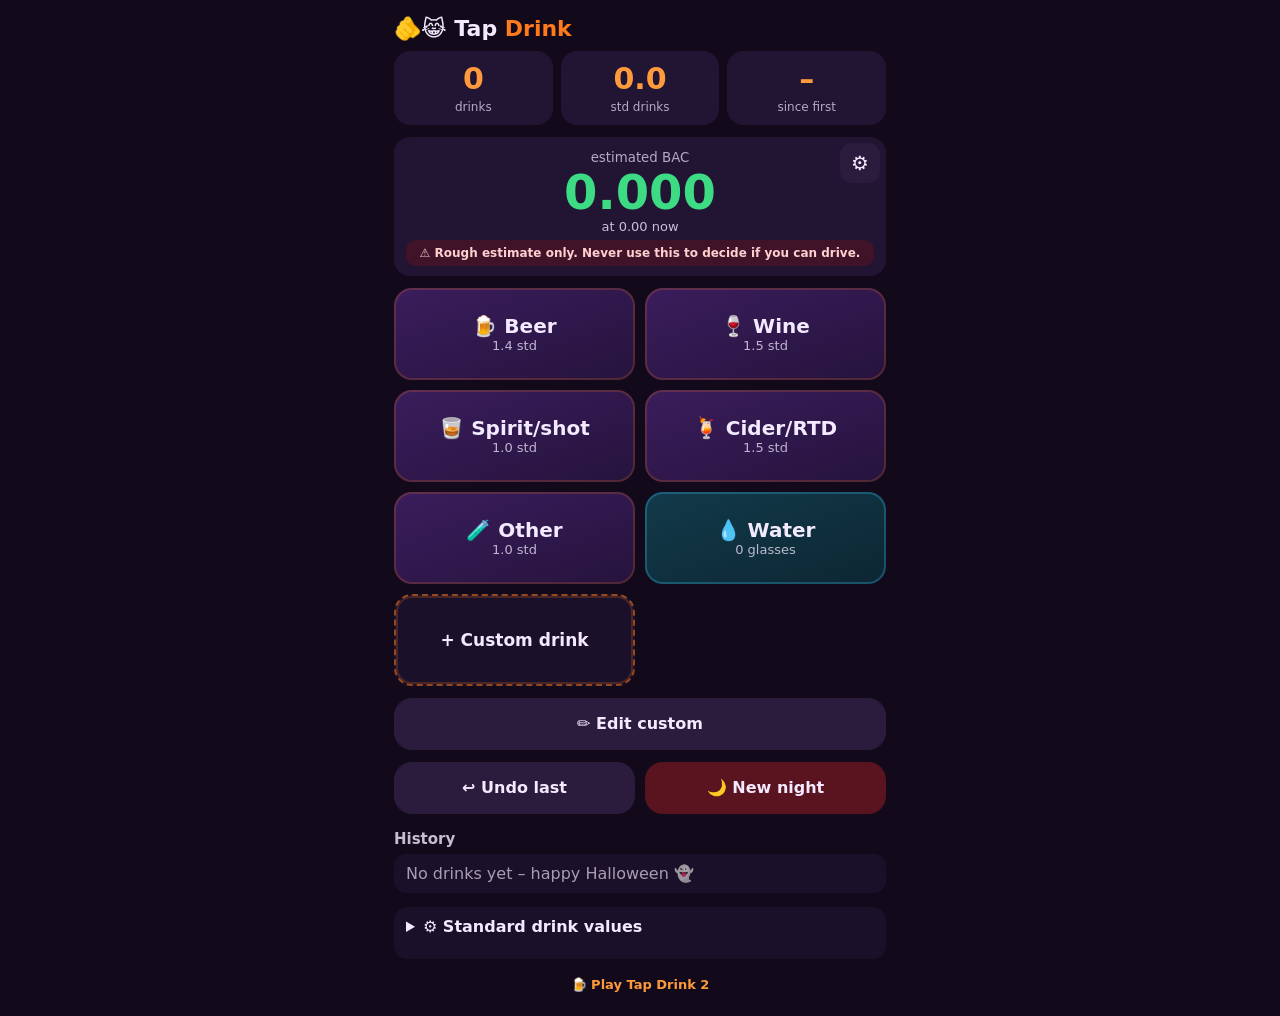
<file: index.html>
<!doctype html><html lang="en"><head><meta charset="utf-8">
<meta name="viewport" content="width=device-width,initial-scale=1,maximum-scale=1,user-scalable=no,viewport-fit=cover">
<meta name="apple-mobile-web-app-capable" content="yes"><meta name="mobile-web-app-capable" content="yes">
<meta name="apple-mobile-web-app-status-bar-style" content="black-translucent"><meta name="apple-mobile-web-app-title" content="Tap Drink 🫵😹">
<meta name="theme-color" content="#120a1a"><link rel="manifest" href="manifest.json"><link rel="icon" href="favicon.ico" sizes="any"><link rel="apple-touch-icon" href="apple-touch-icon.png">
<title>Tap Drink 🫵😹</title><style>
*{box-sizing:border-box;-webkit-tap-highlight-color:transparent}html,body{margin:0;background:#120a1a;color:#f3eaff;font:16px -apple-system,system-ui,sans-serif;touch-action:manipulation;-webkit-user-select:none;user-select:none}
main{padding:calc(env(safe-area-inset-top) + 12px) calc(env(safe-area-inset-right) + 14px) calc(env(safe-area-inset-bottom) + 20px) calc(env(safe-area-inset-left) + 14px);max-width:520px;margin:auto}
h1{margin:4px 0 10px;font-size:22px}h1 span{color:#ff7a1a}
.stats{display:grid;grid-template-columns:1fr 1fr 1fr;gap:8px;margin-bottom:12px}.st{background:#221433;border-radius:16px;padding:10px;text-align:center}.st b{display:block;font-size:30px;color:#ff9a3c}.st small{opacity:.7;font-size:12px}
.grid{display:grid;grid-template-columns:1fr 1fr;gap:10px}button{font:inherit;color:inherit;border:0;border-radius:18px;cursor:pointer}
.d{background:linear-gradient(160deg,#3a1d5c,#26133d);min-height:92px;font-size:20px;font-weight:700;display:flex;flex-direction:column;align-items:center;justify-content:center;box-shadow:inset 0 0 0 2px #ff7a1a33}.d:active{transform:scale(.96);background:#ff7a1a;color:#120a1a}.d em{font-style:normal;font-size:13px;opacity:.75;font-weight:500}.d.w{background:linear-gradient(160deg,#123a4a,#0d2633);box-shadow:inset 0 0 0 2px #3cc8ff44}
.row{display:flex;gap:10px;margin:12px 0}.row button{flex:1;min-height:52px;background:#2b1b3d;font-weight:600}.row .r{background:#5a1420}
.d.c{background:linear-gradient(160deg,#4a2a12,#2e1a0d);box-shadow:inset 0 0 0 2px #ffb34766}.d.add{background:#1b1029;box-shadow:inset 0 0 0 2px dashed #ff7a1a;border:2px dashed #ff7a1a88;font-size:17px}.d.c em small{display:block;font-size:11px}
.edit .d.c{animation:wb .3s infinite alternate}.edit .d.c::after{content:'✏️';position:absolute;top:6px;right:8px;font-size:14px}.d{position:relative}@keyframes wb{from{transform:rotate(-1deg)}to{transform:rotate(1deg)}}
#ov{position:fixed;inset:0;background:#000a;display:none;align-items:flex-end;justify-content:center;z-index:9}#ov.on{display:flex}#fm{background:#1b1029;width:100%;max-width:520px;border-radius:22px 22px 0 0;padding:16px 16px calc(env(safe-area-inset-bottom) + 16px);max-height:92vh;overflow:auto}#fm h3{margin:0 0 6px}#fm input.w{width:60%;text-align:left}#fm .calc{background:#221433;border-radius:12px;padding:4px 10px;margin:8px 0}#fm .calc input{width:70px}#fm .row button.p{background:#ff7a1a;color:#120a1a}#fm .row button.dl{background:#5a1420}
h2{font-size:15px;opacity:.8;margin:16px 0 6px}ul{list-style:none;padding:0;margin:0}li{display:flex;justify-content:space-between;padding:10px 12px;background:#1b1029;border-radius:12px;margin-bottom:6px}li span{opacity:.65}
details{margin-top:14px;background:#1b1029;border-radius:14px;padding:10px 12px}summary{font-weight:600;min-height:32px}label{display:flex;justify-content:space-between;align-items:center;margin:8px 0}input{font-size:16px;width:80px;padding:8px;border-radius:10px;border:0;background:#2b1b3d;color:#fff;text-align:center}
#bac{background:#221433;border-radius:16px;padding:10px 12px;margin-bottom:12px;text-align:center;position:relative}#bv{font-size:48px;font-weight:800;line-height:1.1}#bac.g #bv{color:#3ddc84}#bac.a #bv{color:#ffb020}#bac.rd #bv{color:#ff4d5e}#bz{font-size:13px;opacity:.8}.disc{margin-top:6px;font-size:12px;font-weight:700;color:#ffd0d0;background:#5a142088;border-radius:10px;padding:6px}#gear{position:absolute;top:6px;right:6px;background:#2b1b3d;width:40px;height:40px;border-radius:12px;font-size:20px}#bset{display:none;text-align:left;margin-top:8px}#bset.on{display:block}#bset select{font-size:16px;padding:8px;border-radius:10px;border:0;background:#2b1b3d;color:#fff}
.td2{text-align:center;margin:18px 0 4px;font-size:13px}.td2 a{color:#ff9a3c;font-weight:700;text-decoration:none}
</style></head><body><main>
<h1>🫵😹 Tap <span>Drink</span></h1>
<div class="stats"><div class="st"><b id="n">0</b><small>drinks</small></div><div class="st"><b id="sd">0.0</b><small>std drinks</small></div><div class="st"><b id="t">–</b><small>since first</small></div></div>
<div id="bac" class="g"><button id="gear" aria-label="BAC settings">⚙️</button><small style="opacity:.7">estimated BAC</small><div id="bv">0.000</div><div id="bz">–</div>
<div id="bset"><label>Body weight (kg)<input type="number" id="bw" step="0.5" min="20" inputmode="decimal"></label><label>Sex / body type<select id="bs"><option value="m">Male</option><option value="f">Female</option></select></label><label>Widmark r (male)<input type="number" id="brm" step="0.01" min="0.3" max="1" inputmode="decimal"></label><label>Widmark r (female)<input type="number" id="brf" step="0.01" min="0.3" max="1" inputmode="decimal"></label></div>
<div class="disc">⚠️ Rough estimate only. Never use this to decide if you can drive.</div></div>
<div class="grid" id="g"></div>
<div class="row"><button id="edm">✏️ Edit custom</button></div>
<div class="row" style="margin-top:0"><button id="undo">↩︎ Undo last</button><button class="r" id="reset">🌙 New night</button></div>
<h2>History</h2><ul id="h"></ul>
<details><summary>⚙️ Standard drink values</summary><div id="cfg"></div><small style="opacity:.6">Aus std drink = 10g alcohol. Guide only.</small></details>
<p class="td2"><a href="tapdrink2/">🍺 Play Tap Drink 2</a></p>
</main>
<div id="ov"><form id="fm" onsubmit="return false"><h3 id="ft">New custom drink</h3>
<label>Name<input class="w" id="fn" maxlength="24" placeholder="e.g. Espresso martini" required></label>
<label>Emoji (optional)<input id="fi" maxlength="4" placeholder="🍸"></label>
<label>Standard drinks<input type="number" id="fv" step="0.1" min="0" inputmode="decimal" placeholder="1.0"></label>
<label>Size note (optional)<input class="w" id="fz" maxlength="30" placeholder="e.g. 375ml can"></label>
<div class="calc"><label>🧮 Volume ml<input type="number" id="cm" inputmode="decimal" min="0"></label><label>ABV %<input type="number" id="ca" step="0.1" inputmode="decimal" min="0"></label><small style="opacity:.7" id="cr">litres × ABV% × 0.789 → fills std drinks</small></div>
<div class="row"><button type="button" id="fx">Cancel</button><button type="button" class="dl" id="fd">🗑 Delete</button><button type="button" class="p" id="fs">Save</button></div></form></div>
<script>
const DEF={Beer:{i:'🍺',v:1.4},Wine:{i:'🍷',v:1.5},'Spirit/shot':{i:'🥃',v:1},'Cider/RTD':{i:'🍹',v:1.5},Other:{i:'🧪',v:1}};
let S=JSON.parse(localStorage.getItem('dc')||'null')||{vals:Object.fromEntries(Object.entries(DEF).map(([k,o])=>[k,o.v])),log:[]};
S.custom=S.custom||[];S.bac=Object.assign({w:52.5,sex:'m',rm:0.68,rf:0.55},S.bac||{});let ED=false,CUR=null;
const save=()=>localStorage.setItem('dc',JSON.stringify(S)),$=id=>document.getElementById(id);
function add(k){S.log.push({k,v:k==='Water'?0:+S.vals[k],ts:Date.now()});navigator.vibrate&&navigator.vibrate(20);save();draw()}
function addC(id){const c=S.custom.find(x=>x.id==id);if(!c)return;S.log.push({k:c.n,i:c.i||'🍸',v:+c.v,ts:Date.now()});navigator.vibrate&&navigator.vibrate(20);save();draw()}
function openF(id){CUR=id||null;const c=S.custom.find(x=>x.id==id)||{};$('ft').textContent=id?'Edit custom drink':'New custom drink';$('fn').value=c.n||'';$('fi').value=c.i||'';$('fv').value=id?c.v:'';$('fz').value=c.z||'';$('cm').value=$('ca').value='';$('fd').style.display=id?'':'none';$('ov').classList.add('on');setTimeout(()=>$('fn').focus(),50)}
function closeF(){$('ov').classList.remove('on');CUR=null}
function bacAt(T){const B=S.bac,r=B.sex==='f'?+B.rf:+B.rm,W=+B.w*1000,D=S.log.filter(x=>x.k!=='Water'&&x.v>0);if(!D.length||!(W>0&&r>0))return 0;
const ab=t=>D.reduce((a,x)=>a+x.v*10*Math.min(1,Math.max(0,(t-x.ts)/18e5)),0)/(W*r)*100;let b=0,t=D[0].ts,p=0;const st=6e4;
while(t<T){const n=Math.min(T,t+st),q=ab(n);b=Math.max(0,b+(q-p)-0.015*(n-t)/36e5);p=q;t=n}return b}
function drawBac(){const now=Date.now(),b=bacAt(now);$('bv').textContent=b.toFixed(3);$('bac').className=b>=0.05?'rd':b>=0.02?'a':'g';
const lastAbs=Math.max(0,...S.log.map(x=>x.ts+18e5));let z=null;if(b>0||lastAbs>now){let t=Math.max(now,lastAbs),bb=bacAt(t);t+=bb/0.015*36e5;z=t}
let label='at 0.00 now';if(z){const d=new Date(z),time=d.toLocaleTimeString([],{hour:'numeric',minute:'2-digit'}),date=new Intl.DateTimeFormat('en-AU',{weekday:'short',day:'numeric',month:'short'}).formatToParts(d).filter(p=>p.type!=='literal').map(p=>p.value).join(' ');label='estimated back to 0.00 at '+time+', '+date}$('bz').textContent=label}
function draw(){drawBac();const d=S.log.filter(x=>x.k!=='Water'),w=S.log.length-d.length;
$('n').textContent=d.length;$('sd').textContent=d.reduce((a,x)=>a+x.v,0).toFixed(1);
if(d.length){const m=Math.floor((Date.now()-d[0].ts)/6e4);$('t').textContent=Math.floor(m/60)+'h '+(m%60)+'m'}else $('t').textContent='–';
const E=t=>String(t).replace(/[&<>"']/g,c=>'&#'+c.charCodeAt(0)+';');
$('g').innerHTML=Object.keys(DEF).map(k=>`<button class="d" onclick="add('${k}')">${DEF[k].i} ${k}<em>${(+S.vals[k]).toFixed(1)} std</em></button>`).join('')+S.custom.map(c=>`<button class="d c" data-id="${c.id}">${E(c.i||'🍸')} ${E(c.n)}<em>${(+c.v).toFixed(1)} std${c.z?'<small>'+E(c.z)+'</small>':''}</em></button>`).join('')+`<button class="d w" onclick="add('Water')">💧 Water<em>${w} glass${w==1?'':'es'}</em></button><button class="d add" id="addc">+ Custom drink</button>`;
$('addc').onclick=()=>openF();$('g').querySelectorAll('.d.c').forEach(b=>{let t,lp;const id=b.dataset.id;
b.onpointerdown=()=>{lp=0;t=setTimeout(()=>{lp=1;navigator.vibrate&&navigator.vibrate(40);openF(id)},550)};b.onpointerup=b.onpointerleave=b.onpointercancel=()=>clearTimeout(t);
b.oncontextmenu=e=>e.preventDefault();b.onclick=()=>{if(lp)return;ED?openF(id):addC(id)}});
$('h').innerHTML=S.log.slice().reverse().map(x=>`<li>${x.k==='Water'?'💧':DEF[x.k]?DEF[x.k].i:E(x.i||'🍸')} ${E(x.k)}${x.v?' · '+x.v.toFixed(1):''}<span>${new Date(x.ts).toLocaleTimeString([], {hour:'numeric',minute:'2-digit'})}</span></li>`).join('')||'<li><span>No drinks yet – happy Halloween 👻</span></li>'}
$('undo').onclick=()=>{S.log.pop();save();draw()};
$('reset').onclick=()=>{if(confirm('Start a new night? This clears the current session.')){S.log=[];save();draw()}};
$('cfg').innerHTML=Object.keys(DEF).map(k=>`<label>${DEF[k].i} ${k}<input type="number" step="0.1" min="0" inputmode="decimal" value="${S.vals[k]}" onchange="S.vals['${k}']=+this.value||0;save();draw()"></label>`).join('');
$('edm').onclick=()=>{ED=!ED;$('g').classList.toggle('edit',ED);$('edm').textContent=ED?'✅ Done editing':'✏️ Edit custom'};
const calc=()=>{const m=+$('cm').value,a=+$('ca').value;if(m&&a){const v=m*a*0.789/1000;$('fv').value=v.toFixed(1);$('cr').textContent=`= ${v.toFixed(2)} std drinks`}};$('cm').oninput=$('ca').oninput=calc;
$('fx').onclick=closeF;$('ov').onclick=e=>{if(e.target.id==='ov')closeF()};
$('fs').onclick=()=>{const n=$('fn').value.trim(),v=parseFloat($('fv').value);if(!n){$('fn').focus();return}if(!(v>=0)){alert('Enter a standard drinks value (or use the calculator).');return}
const o={n,i:$('fi').value.trim(),v,z:$('fz').value.trim()};if(CUR)Object.assign(S.custom.find(x=>x.id==CUR),o);else S.custom.push({id:Date.now().toString(36),...o});save();closeF();draw()};
$('fd').onclick=()=>{if(CUR&&confirm('Delete this custom drink? (History entries stay.)')){S.custom=S.custom.filter(x=>x.id!=CUR);save();closeF();draw()}};
$('gear').onclick=()=>$('bset').classList.toggle('on');
[['bw','w'],['bs','sex'],['brm','rm'],['brf','rf']].forEach(([id,k])=>{$(id).value=S.bac[k];$(id).onchange=()=>{S.bac[k]=k==='sex'?$(id).value:(+$(id).value||S.bac[k]);$(id).value=S.bac[k];save();draw()}});
draw();setInterval(draw,30000);
if('serviceWorker'in navigator)navigator.serviceWorker.register('sw.js');
</script></body></html>
</file>
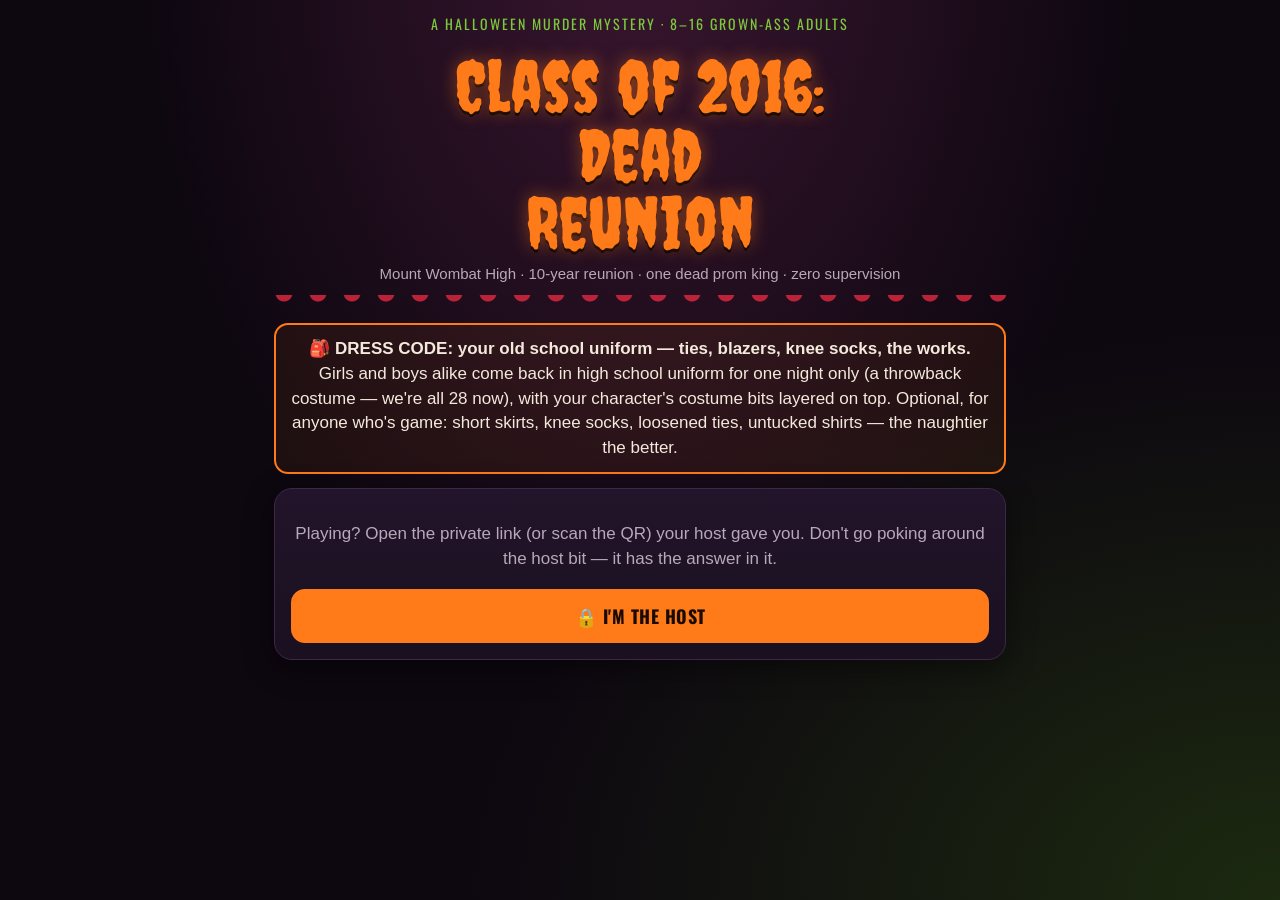
<file: murdermystery/index.html>
<!doctype html>
<html lang="en">
<head>
<meta charset="utf-8">
<meta name="viewport" content="width=device-width,initial-scale=1,viewport-fit=cover">
<meta name="apple-mobile-web-app-capable" content="yes">
<meta name="mobile-web-app-capable" content="yes">
<meta name="apple-mobile-web-app-status-bar-style" content="black-translucent">
<meta name="apple-mobile-web-app-title" content="Dead Reunion">
<meta name="theme-color" content="#0d0710">
<meta name="robots" content="noindex">
<title>Class of 2016: Dead Reunion</title>
<link rel="manifest" href="manifest.json">
<link rel="apple-touch-icon" href="icon-180.png">
<link rel="icon" href="icon-180.png">
<link rel="preconnect" href="https://fonts.googleapis.com">
<link rel="stylesheet" href="https://fonts.googleapis.com/css2?family=Creepster&family=Special+Elite&family=Oswald:wght@500;700&display=swap">
<link rel="stylesheet" href="app.css?v=9">
</head>
<body>
<div id="app"><div class="loading">Signing in…</div></div>
<div id="modal" class="modal hidden"></div>
<div id="toast" class="toast hidden"></div>
<script src="qrcode.js?v=9"></script>
<script src="data.js?v=9"></script>
<script src="app.js?v=9"></script>
</body>
</html>
</file>
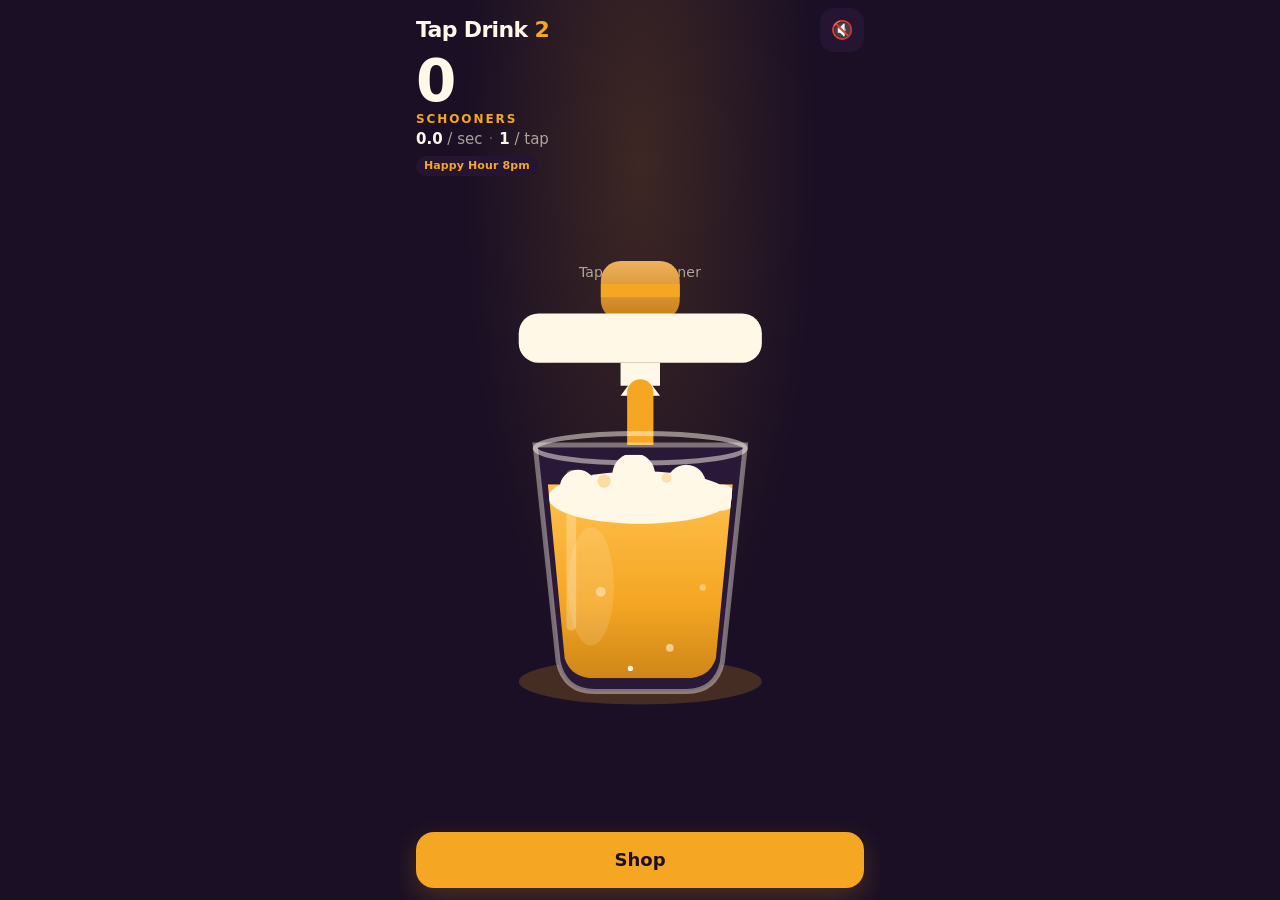
<file: tapdrink2/index.html>
<!doctype html>
<html lang="en">
<head>
<meta charset="utf-8">
<meta name="viewport" content="width=device-width,initial-scale=1,maximum-scale=1,user-scalable=no,viewport-fit=cover">
<meta name="apple-mobile-web-app-capable" content="yes">
<meta name="mobile-web-app-capable" content="yes">
<meta name="apple-mobile-web-app-status-bar-style" content="black-translucent">
<meta name="apple-mobile-web-app-title" content="Tap Drink 2">
<meta name="theme-color" content="#1A0F24">
<meta name="format-detection" content="telephone=no">
<meta name="description" content="Tap a schooner. Pour a cellar. Tap Drink 2 is an idle game that stays on your phone.">
<title>Tap Drink 2</title>
<link rel="manifest" href="manifest.json">
<link rel="icon" href="favicon.ico" sizes="any">
<link rel="icon" type="image/png" sizes="180x180" href="icon-180.png">
<link rel="apple-touch-icon" href="apple-touch-icon.png">
<style>
:root {
  --bg: #1A0F24;
  --card: #261433;
  --beer: #F5A623;
  --beer-deep: #C47E14;
  --foam: #FFF8E7;
  --muted: rgba(255,248,231,.62);
  --faint: rgba(255,248,231,.45);
}
* { box-sizing: border-box; -webkit-tap-highlight-color: transparent; }
html, body {
  margin: 0;
  height: 100%;
  background: var(--bg);
  color: var(--foam);
  font: 16px/1.35 -apple-system, BlinkMacSystemFont, "Segoe UI", system-ui, sans-serif;
  -webkit-font-smoothing: antialiased;
}
body {
  overflow: hidden;
  touch-action: manipulation;
  -webkit-user-select: none;
  user-select: none;
  -webkit-touch-callout: none;
}
button { font: inherit; color: inherit; }
button:focus-visible { outline: 2px solid var(--beer); outline-offset: 2px; }
[hidden] { display: none !important; }
.app {
  width: 100%;
  max-width: 480px;
  height: 100vh;
  height: 100dvh;
  margin: 0 auto;
  position: relative;
  z-index: 0;
  display: flex;
  flex-direction: column;
  background:
    radial-gradient(ellipse at 50% 18%, rgba(245,166,35,.16), transparent 52%),
    var(--bg);
  overflow: hidden;
}
.wallpaper {
  position: absolute;
  inset: 0;
  z-index: 0;
  overflow: hidden;
  pointer-events: none;
}
.wallpaper-word {
  position: absolute;
  left: var(--x);
  top: 100%;
  margin: 0;
  font-size: var(--size);
  font-weight: 800;
  letter-spacing: .04em;
  line-height: 1;
  color: var(--foam);
  white-space: nowrap;
  opacity: 0;
  pointer-events: none;
  animation: wallpaper-rise var(--dur, 36s) linear var(--delay, 0s) infinite;
}
@keyframes wallpaper-rise {
  0% { transform: translate3d(0, 12px, 0); opacity: 0; }
  9% { opacity: var(--fade); }
  88% { opacity: var(--fade); }
  100% { transform: translate3d(0, calc(-1 * var(--travel, 120vh)), 0); opacity: 0; }
}
header, footer { position: relative; z-index: 1; }
header { padding: calc(env(safe-area-inset-top) + 8px) 16px 0; }
.title-row { display: flex; align-items: center; justify-content: space-between; gap: 8px; }
h1 { margin: 0; font-size: 22px; font-weight: 800; letter-spacing: -0.03em; }
h1 span { color: var(--beer); }
#sound {
  width: 44px; height: 44px; border: 0; border-radius: 14px;
  background: var(--card); font-size: 18px; cursor: pointer; flex: none;
}
.count {
  margin-top: 2px;
  font-size: clamp(40px, 12vw, 58px);
  font-weight: 800;
  letter-spacing: -0.045em;
  line-height: .95;
  font-variant-numeric: tabular-nums;
}
.unit {
  margin-top: 2px;
  color: var(--beer);
  font-size: 12px;
  font-weight: 800;
  letter-spacing: .16em;
  text-transform: uppercase;
}
.rates {
  margin-top: 2px;
  color: var(--muted);
  font-size: 15px;
  font-variant-numeric: tabular-nums;
}
.rates b { color: var(--foam); font-weight: 750; }
.dot { margin: 0 6px; opacity: .5; }
.chips { display: flex; flex-wrap: wrap; gap: 6px; margin-top: 6px; }
.chip {
  font-size: 11px; font-weight: 800; letter-spacing: .01em;
  padding: 3px 8px; border-radius: 999px; background: #261433; color: var(--beer);
}
.chip.hot { background: var(--beer); color: #1A0F24; }
.golden {
  position: absolute; z-index: 3; width: auto; height: auto; border: 0; padding: 0;
  background: transparent; cursor: pointer; display: flex; flex-direction: column; align-items: center;
}
.golden-mark {
  width: 62px; height: 62px; border-radius: 50%; display: grid; place-items: center; font-size: 28px;
  background: radial-gradient(circle at 35% 30%, #fff6c8, #f5a623 58%, #a86b10);
  box-shadow: 0 0 16px rgba(245,166,35,.85);
  animation: floaty 1.3s ease-in-out infinite;
}
.golden-name {
  margin-top: 2px; font-size: 11px; font-weight: 800; color: #F5A623;
  text-shadow: 0 1px 0 #1A0F24; letter-spacing: .02em;
}
@keyframes floaty { 50% { transform: translateY(-6px); } }
.shower {
  position: absolute; inset: 0; z-index: 2; overflow: hidden; pointer-events: none;
}
.shower[hidden] { display: none !important; }
.shower .jet {
  position: absolute; top: -8%; width: 16px; height: 78%;
  left: var(--x); border-radius: 10px; opacity: .8;
  background: linear-gradient(#fff4b0, #f5a623 40%, #e09a20);
  transform-origin: top center;
  animation: jet 0.55s ease-in-out infinite;
}
.shower .jet.thin { width: 8px; opacity: .65; }
.shower .drop {
  position: absolute; top: -6%; left: var(--x); width: 12px; height: 16px;
  border-radius: 50% 50% 50% 50% / 40% 40% 60% 60%;
  background: #ffd24a; box-shadow: inset -2px -2px 0 #c47e14;
  animation: rain 1s linear infinite;
  animation-delay: var(--d);
}
.shower .splash {
  position: absolute; left: 50%; bottom: 22%; width: 18px; height: 10px; margin-left: -9px;
  border-radius: 50%; background: #ffe27a; opacity: 0;
  animation: splash .7s ease-out infinite;
  animation-delay: var(--d);
}
.shower .fill {
  position: absolute; left: 50%; bottom: 16%; width: 150px; margin-left: -75px;
  height: 120px; border-radius: 0 0 28px 28px; overflow: hidden;
}
.shower .fill i {
  position: absolute; left: 0; right: 0; bottom: 0; height: 0;
  background: linear-gradient(#ffe27a, #f5a623 55%, #c47e14);
  opacity: .55; border-radius: 0 0 28px 28px;
  animation: fillup 30s linear forwards;
}
@keyframes jet {
  0% { transform: scaleY(.2); opacity: .2; }
  40% { transform: scaleY(1); opacity: .9; }
  100% { transform: scaleY(.85); opacity: .75; }
}
@keyframes rain { to { transform: translate3d(0, 105vh, 0); } }
@keyframes splash {
  0% { transform: scale(.4); opacity: .9; }
  100% { transform: scale(2.4); opacity: 0; }
}
@keyframes fillup { to { height: 100%; } }
.toast {
  position: absolute; left: 12px; right: 12px; top: calc(env(safe-area-inset-top) + 10px);
  z-index: 8; background: #261433; color: var(--foam); border-radius: 14px;
  padding: 10px 12px; text-align: center; font-weight: 800; pointer-events: none;
  box-shadow: inset 0 0 0 1px rgba(245,166,35,.45), 0 10px 24px rgba(0,0,0,.4);
}
.shop-rates { margin: 0 16px 4px; font-weight: 800; color: var(--beer); font-variant-numeric: tabular-nums; font-size: 14px; }
.tabs { display: flex; gap: 4px; padding: 0 10px 6px; overflow-x: auto; }
.tabs button {
  flex: 1 1 auto; min-height: 34px; padding: 0 6px; border: 0; border-radius: 999px;
  background: #261433; color: var(--foam); font-size: 12px; font-weight: 800; cursor: pointer;
}
.tabs button.on { background: var(--beer); color: #1A0F24; }
#pour .skin { display: none; }
#pour:not([data-skin]) .skin-schooner,
#pour[data-skin="schooner"] .skin-schooner,
#pour[data-skin="pint"] .skin-pint,
#pour[data-skin="jug"] .skin-jug,
#pour[data-skin="goon"] .skin-goon,
#pour[data-skin="keg"] .skin-keg { display: inline; }
.skin-pint .stream { transform-origin: 100px 18px; }
.skin-jug .stream { transform-origin: 96px 78px; }
.skin-goon .stream { transform-origin: 173px 202px; }
.skin-keg .stream { transform-origin: 100px 188px; }
.app[data-venue="rsl"] { --bg: #102218; --beer: #e4c15a; background: radial-gradient(ellipse at 50% 18%, rgba(80,160,90,.28), transparent 55%), var(--bg); }
.app[data-venue="garden"] { --bg: #17240f; --beer: #d6e36a; background: radial-gradient(ellipse at 50% 18%, rgba(170,190,60,.25), transparent 55%), var(--bg); }
.app[data-venue="oktober"] { --bg: #2a140c; --beer: #ff8a1a; background: radial-gradient(ellipse at 50% 18%, rgba(255,120,20,.28), transparent 55%), var(--bg); }
.app[data-venue="moon"] { --bg: #0c1224; --beer: #d5e4ff; background: radial-gradient(ellipse at 50% 18%, rgba(150,180,255,.22), transparent 55%), var(--bg); }
.stage {
  flex: 1;
  min-height: 0;
  display: flex;
  flex-direction: column;
  align-items: center;
  justify-content: center;
  position: relative;
  z-index: 1;
  padding: 4px 12px 0;
}
.hint {
  margin: 0 0 2px;
  color: var(--muted);
  font-size: 14px;
  letter-spacing: .01em;
}
#pour {
  border: 0;
  background: transparent;
  padding: 0;
  height: 54vh;
  height: min(54dvh, 460px);
  cursor: pointer;
  -webkit-touch-callout: none;
}
#pour:active { transform: scale(.97); }
#pour svg { height: 100%; width: auto; display: block; overflow: visible; }
.stream { opacity: 1; transform-origin: 100px 74px; }
.foam { transform-origin: 100px 136px; }
.glass-wrap { transform-origin: 100px 230px; }
.glow { opacity: .2; }
.is-pouring .stream { animation: stream .48s ease-out; }
.is-pouring .foam { animation: head .48s ease-out; }
.is-pouring .glass-wrap { animation: wob .42s ease-out; }
.is-pouring .glow { animation: glow .48s ease-out; }
@keyframes stream {
  0% { transform: scaleY(.35); }
  35% { transform: scaleY(1.08); }
  100% { transform: scaleY(1); }
}
@keyframes head {
  0% { transform: translateY(6px) scaleX(.94); }
  38% { transform: translateY(-9px) scale(1.07, 1.12); }
  100% { transform: translateY(0) scale(1); }
}
@keyframes wob {
  0% { transform: rotate(0); }
  30% { transform: rotate(-1.8deg) scale(.985); }
  62% { transform: rotate(1.2deg); }
  100% { transform: rotate(0) scale(1); }
}
@keyframes glow {
  35% { opacity: .5; }
}
#floats { position: absolute; inset: 0; pointer-events: none; overflow: hidden; }
.floater {
  position: absolute;
  top: 38%;
  font-weight: 800;
  font-size: 34px;
  color: var(--beer);
  text-shadow: 0 2px 0 #1A0F24, 0 0 16px rgba(255,248,231,.45);
  animation: up .9s ease-out forwards;
  white-space: nowrap;
}
@keyframes up {
  0% { opacity: 0; transform: translate(-50%, 10px) scale(.8); }
  16% { opacity: 1; transform: translate(-50%, 0) scale(1.08); }
  100% { opacity: 0; transform: translate(-50%, -96px) scale(1); }
}
.pop { animation: pop .18s ease-out; }
@keyframes pop {
  40% { transform: scale(1.06); }
}
footer { padding: 6px 16px calc(env(safe-area-inset-bottom) + 12px); }
#shopBtn {
  width: 100%;
  min-height: 56px;
  border: 0;
  border-radius: 18px;
  background: var(--beer);
  color: #1A0F24;
  font-size: 18px;
  font-weight: 800;
  cursor: pointer;
  display: flex;
  align-items: center;
  justify-content: center;
  gap: 8px;
  box-shadow: 0 10px 28px rgba(245,166,35,.22);
}
#shopBtn:active { transform: scale(.985); }
.badge {
  min-width: 22px;
  height: 22px;
  padding: 0 6px;
  border-radius: 99px;
  background: #1A0F24;
  color: var(--beer);
  font-size: 13px;
  font-weight: 800;
  display: inline-flex;
  align-items: center;
  justify-content: center;
}
.overlay {
  position: absolute;
  inset: 0;
  z-index: 5;
  background: rgba(8, 3, 14, .62);
  display: flex;
  align-items: flex-end;
  justify-content: center;
}
.modal-layer { z-index: 6; align-items: center; padding: 22px; }
.sheet {
  width: 100%;
  max-height: min(88%, 760px);
  background: #160c1e;
  border-radius: 22px 22px 0 0;
  border-top: 2px solid rgba(245,166,35,.5);
  box-shadow: 0 -18px 50px rgba(0,0,0,.45);
  display: flex;
  flex-direction: column;
  padding-bottom: env(safe-area-inset-bottom);
  animation: slide .26s ease-out;
}
@keyframes slide {
  from { transform: translateY(18px); }
  to { transform: none; }
}
.handle { width: 42px; height: 4px; border-radius: 99px; background: rgba(255,248,231,.28); margin: 8px auto 0; }
.sheet-head { display: flex; align-items: center; justify-content: space-between; padding: 4px 8px 0 16px; }
.sheet-head h2 { margin: 0; font-size: 20px; }
#closeShop, .icon-btn {
  width: 44px; height: 44px; border: 0; border-radius: 14px;
  background: var(--card); color: var(--foam); font-size: 18px; cursor: pointer;
}
.blurb { margin: 0 16px 8px; color: var(--faint); font-size: 12px; }
.qty { display: grid; grid-template-columns: 1fr 1fr; gap: 8px; padding: 0 14px 8px; }
.qty button {
  min-height: 40px; border: 0; border-radius: 12px; background: var(--card);
  color: var(--foam); font-weight: 800; cursor: pointer;
}
.qty button.on { background: var(--beer); color: #1A0F24; }
.sheet-body {
  overflow: auto;
  -webkit-overflow-scrolling: touch;
  overscroll-behavior: contain;
  padding: 0 14px;
  min-height: 0;
  flex: 1;
}
.sec {
  margin: 10px 2px 8px;
  font-size: 11px;
  font-weight: 800;
  letter-spacing: .14em;
  text-transform: uppercase;
  color: var(--beer);
}
.item {
  width: 100%;
  display: grid;
  grid-template-columns: 36px minmax(0, 1fr) auto;
  gap: 10px;
  align-items: center;
  text-align: left;
  background: var(--card);
  border: 0;
  border-radius: 16px;
  padding: 10px 10px 10px 10px;
  margin: 0 0 8px;
  color: var(--foam);
  cursor: pointer;
  touch-action: manipulation;
}
.item:active { transform: scale(.985); }
.item.can { box-shadow: inset 0 0 0 1.5px rgba(245,166,35,.9); }
.item.owned { cursor: default; opacity: .58; }
.item .ico { font-size: 24px; line-height: 1; text-align: center; }
.item .name { display: block; font-weight: 750; font-size: 15px; }
.item .own { font-weight: 700; font-size: 12px; color: var(--muted); margin-left: 4px; }
.item .desc { display: block; margin-top: 2px; color: var(--muted); font-size: 12px; line-height: 1.3; }
.item .rate { display: block; margin-top: 3px; color: var(--beer); font-size: 12px; font-weight: 700; }
.price {
  display: block;
  background: #3a2a48;
  color: rgba(255,248,231,.55);
  border-radius: 12px;
  min-width: 72px;
  padding: 8px 10px;
  text-align: center;
  font-weight: 800;
  font-variant-numeric: tabular-nums;
  line-height: 1.15;
  white-space: nowrap;
}
.item.can .price { background: var(--beer); color: #1A0F24; }
.price small { display: block; font-size: 10px; font-weight: 800; letter-spacing: .04em; opacity: .8; }
.item.owned .price {
  background: transparent;
  color: var(--foam);
  box-shadow: inset 0 0 0 1px rgba(255,248,231,.28);
}
.item.shake { animation: shake .28s linear; }
@keyframes shake {
  25% { transform: translateX(-4px); }
  75% { transform: translateX(4px); }
}
.sheet-foot { padding: 6px 14px 12px; }
.fine { margin: 0 0 6px; font-size: 12px; line-height: 1.35; color: var(--faint); text-align: center; }
.fine a { color: var(--muted); font-weight: 700; text-decoration: none; }
.reset {
  display: block;
  margin: 8px auto 0;
  padding: 0;
  border: 0;
  background: none;
  color: rgba(255,248,231,.38);
  font-size: 11px;
  font-weight: 500;
  line-height: 1.2;
  text-decoration: underline;
  text-underline-offset: 2px;
  cursor: pointer;
}
.dialog {
  width: min(100%, 360px);
  background: #261433;
  border-radius: 22px;
  padding: 20px 18px 16px;
  box-shadow: 0 18px 50px rgba(0,0,0,.5), inset 0 0 0 1px rgba(245,166,35,.35);
}
.dialog:focus { outline: none; }
.dialog h3 { margin: 0 0 8px; font-size: 22px; }
.dialog p { margin: 0; color: rgba(255,248,231,.84); line-height: 1.4; }
.dialog-actions { display: flex; gap: 10px; margin-top: 16px; }
.dialog-actions button {
  flex: 1;
  min-height: 48px;
  border: 0;
  border-radius: 14px;
  font-weight: 800;
  cursor: pointer;
  touch-action: manipulation;
}
#modalCancel, #modalOk.primary { background: var(--beer); color: #1A0F24; }
#modalOk.danger {
  background: #4a1824;
  color: #ffb4bc;
  box-shadow: inset 0 0 0 1.5px rgba(255,93,108,.7);
}
.sr {
  position: absolute;
  width: 1px; height: 1px;
  padding: 0; margin: -1px;
  overflow: hidden;
  clip: rect(0,0,0,0);
  white-space: nowrap;
  border: 0;
}
@media (prefers-reduced-motion: reduce) {
  .stream, .foam, .glass-wrap, .glow, .floater, .pop, .sheet, .item.shake, .wallpaper-word, .shower .jet, .shower .drop, .shower .splash, .shower .fill i {
    animation: none !important;
  }
  .floater { opacity: 1; }
  .wallpaper-word {
    top: var(--rest);
    opacity: var(--fade);
    transform: none;
  }
}
</style>
</head>
<body>
<div class="app">
  <div class="wallpaper" id="wallpaper" aria-hidden="true"></div>
  <header>
    <div class="title-row">
      <h1>Tap Drink <span>2</span></h1>
      <button type="button" id="sound" aria-pressed="false" aria-label="Sound off">🔇</button>
    </div>
    <div id="count" class="count">0</div>
    <div class="unit">schooners</div>
    <div class="rates"><b id="sps">0.0</b> / sec<span class="dot">·</span><b id="tpc">1</b> / tap</div>
    <div class="chips">
      <span class="chip" id="hhChip">Happy Hour</span>
      <span class="chip hot" id="comboChip" hidden>Combo</span>
      <span class="chip hot" id="frenzyChip" hidden>Frenzy</span>
      <span class="chip" id="tokenChip" hidden></span>
    </div>
  </header>
  <div class="stage" id="stage">
    <p class="hint" id="hint">Tap the schooner</p>
    <button type="button" id="pour" aria-label="Pour a schooner">
      <svg class="schooner" viewBox="0 0 200 280" aria-hidden="true">
        <defs>
          <linearGradient id="tdBeer" x1="0" y1="0" x2="0" y2="1">
            <stop offset="0" stop-color="#FFC14D"/>
            <stop offset=".55" stop-color="#F5A623"/>
            <stop offset="1" stop-color="#C47E14"/>
          </linearGradient>
          <linearGradient id="tdWood" x1="0" y1="0" x2="0" y2="1">
            <stop offset="0" stop-color="#F0B15A"/>
            <stop offset="1" stop-color="#C47E14"/>
          </linearGradient>
          <linearGradient id="pintBeer" x1="0" y1="0" x2="0" y2="1">
            <stop offset="0" stop-color="#E39A2E"/>
            <stop offset="1" stop-color="#8C4E0C"/>
          </linearGradient>
          <linearGradient id="foil" x1="0" y1="0" x2="1" y2="1">
            <stop offset="0" stop-color="#F7F9FC"/>
            <stop offset=".22" stop-color="#C5CED8"/>
            <stop offset=".48" stop-color="#F4F7FA"/>
            <stop offset=".72" stop-color="#8E98A6"/>
            <stop offset="1" stop-color="#DEE5ED"/>
          </linearGradient>
          <linearGradient id="wine" x1="0" y1="0" x2="0" y2="1">
            <stop offset="0" stop-color="#A32038"/>
            <stop offset="1" stop-color="#4A0614"/>
          </linearGradient>
          <linearGradient id="kegGold" x1="0" y1="0" x2="1" y2="0">
            <stop offset="0" stop-color="#A87420"/>
            <stop offset=".35" stop-color="#F6E2A0"/>
            <stop offset=".7" stop-color="#C9962E"/>
            <stop offset="1" stop-color="#8A5E14"/>
          </linearGradient>
          <clipPath id="tdGlass">
            <path d="M42 120 H158 L146 244 Q142 256 128 256 H72 Q58 256 54 244 Z"/>
          </clipPath>
          <clipPath id="pintClip">
            <path d="M62 40 H138 L132 248 Q100 260 68 248 Z"/>
          </clipPath>
          <clipPath id="jugClip">
            <path d="M34 108 H150 Q162 108 162 124 V214 Q162 236 140 236 H48 Q28 236 28 214 V124 Q28 108 34 108 Z"/>
          </clipPath>
          <clipPath id="goonBag">
            <path d="M46 74 Q34 74 30 92 L26 156 Q24 206 46 222 Q78 240 108 240 Q150 240 176 220 Q190 204 186 156 L182 92 Q178 74 160 74 Q108 64 46 74 Z"/>
          </clipPath>
        </defs>
        <g class="skin skin-schooner">
          <g transform="translate(0,-16)">
            <ellipse class="glow" cx="100" cy="258" rx="74" ry="14" fill="#F5A623"/>
            <rect x="76" y="2" width="48" height="36" rx="12" fill="url(#tdWood)"/>
            <rect x="76" y="16" width="48" height="8" fill="#F5A623"/>
            <rect x="26" y="34" width="148" height="30" rx="12" fill="#FFF8E7"/>
            <path d="M88 64 h24 v14 h-24 z" fill="#FFF8E7"/>
            <path d="M94 76 h12 l6 8 h-24 z" fill="#FFF8E7"/>
            <g class="stream">
              <rect x="92" y="74" width="16" height="70" rx="8" fill="#F5A623"/>
              <ellipse cx="100" cy="142" rx="11" ry="6" fill="#F5A623"/>
            </g>
            <g class="glass-wrap">
              <path d="M36 114 H164 L150 246 Q146 264 128 264 H72 Q54 264 50 246 Z" fill="#2A1838" stroke="#FFF8E7" stroke-opacity=".4" stroke-width="3"/>
              <g clip-path="url(#tdGlass)">
                <rect x="36" y="138" width="128" height="130" fill="url(#tdBeer)"/>
                <ellipse cx="70" cy="200" rx="14" ry="36" fill="#FFF8E7" opacity=".14"/>
                <g class="foam">
                  <ellipse cx="100" cy="146" rx="56" ry="16" fill="#FFF8E7"/>
                  <circle cx="62" cy="140" r="11" fill="#FFF8E7"/>
                  <circle cx="96" cy="132" r="13" fill="#FFF8E7"/>
                  <circle cx="128" cy="138" r="12" fill="#FFF8E7"/>
                  <circle cx="150" cy="146" r="8" fill="#FFF8E7"/>
                  <circle cx="78" cy="136" r="4" fill="#F5A623" opacity=".35"/>
                  <circle cx="116" cy="134" r="3" fill="#F5A623" opacity=".28"/>
                </g>
                <circle cx="76" cy="230" r="3" fill="#FFF8E7" opacity=".75">
                  <animate attributeName="cy" values="232;156" dur="2.7s" repeatCount="indefinite"/>
                  <animate attributeName="opacity" values=".75;0" dur="2.7s" repeatCount="indefinite"/>
                </circle>
                <circle cx="118" cy="240" r="2.3" fill="#FFF8E7" opacity=".6">
                  <animate attributeName="cy" values="246;160" dur="3.2s" begin=".7s" repeatCount="indefinite"/>
                  <animate attributeName="opacity" values=".65;0" dur="3.2s" begin=".7s" repeatCount="indefinite"/>
                </circle>
                <circle cx="138" cy="210" r="2" fill="#FFF8E7" opacity=".55">
                  <animate attributeName="cy" values="220;158" dur="2.3s" begin=".3s" repeatCount="indefinite"/>
                  <animate attributeName="opacity" values=".6;0" dur="2.3s" begin=".3s" repeatCount="indefinite"/>
                </circle>
                <circle cx="94" cy="250" r="1.6" fill="#FFF8E7">
                  <animate attributeName="cy" values="252;164" dur="3s" begin="1.3s" repeatCount="indefinite"/>
                  <animate attributeName="opacity" values=".5;0" dur="3s" begin="1.3s" repeatCount="indefinite"/>
                </circle>
              </g>
              <path d="M58 132 v92" stroke="#FFF8E7" stroke-opacity=".28" stroke-width="6" stroke-linecap="round"/>
              <ellipse cx="100" cy="116" rx="64" ry="9" fill="none" stroke="#FFF8E7" stroke-opacity=".5" stroke-width="3"/>
            </g>
          </g>
        </g>
        <g class="skin skin-pint">
          <g class="stream">
            <rect x="96" y="18" width="8" height="36" rx="4" fill="#E39A2E"/>
          </g>
          <g class="glass-wrap">
            <path d="M58 36 H142 L134 252 Q100 266 66 252 Z" fill="#24160f" stroke="#FFF8E7" stroke-opacity=".55" stroke-width="3"/>
            <path d="M54 36 H146 L148 48 H52 Z" fill="#FFF8E7" opacity=".85"/>
            <g clip-path="url(#pintClip)">
              <rect x="54" y="108" width="96" height="160" fill="url(#pintBeer)"/>
              <g class="foam">
                <ellipse cx="100" cy="112" rx="36" ry="12" fill="#FFF8E7"/>
                <circle cx="78" cy="106" r="8" fill="#FFF8E7"/>
                <circle cx="108" cy="102" r="9" fill="#FFF8E7"/>
                <circle cx="128" cy="110" r="7" fill="#FFF8E7"/>
              </g>
            </g>
            <path d="M72 56 v150" stroke="#FFF8E7" stroke-opacity=".22" stroke-width="5" stroke-linecap="round"/>
          </g>
        </g>
        <g class="skin skin-jug">
          <g class="stream">
            <rect x="92" y="78" width="10" height="40" rx="5" fill="#F5A623"/>
          </g>
          <g class="glass-wrap">
            <path d="M154 128 C196 128 196 214 154 214" fill="none" stroke="#FFF8E7" stroke-width="10" stroke-linecap="round"/>
            <path d="M28 112 H156 Q170 112 170 128 V210 Q170 242 142 242 H46 Q24 242 24 210 V128 Q24 112 28 112 Z" fill="#2A1838" stroke="#FFF8E7" stroke-opacity=".45" stroke-width="3"/>
            <g clip-path="url(#jugClip)">
              <rect x="20" y="150" width="160" height="100" fill="url(#tdBeer)"/>
              <g class="foam">
                <ellipse cx="96" cy="154" rx="62" ry="16" fill="#FFF8E7"/>
                <circle cx="62" cy="146" r="12" fill="#FFF8E7"/>
                <circle cx="98" cy="138" r="14" fill="#FFF8E7"/>
                <circle cx="136" cy="148" r="11" fill="#FFF8E7"/>
              </g>
            </g>
            <path d="M44 132 v70" stroke="#FFF8E7" stroke-opacity=".2" stroke-width="6" stroke-linecap="round"/>
          </g>
        </g>
        <g class="skin skin-keg">
          <g class="glass-wrap">
            <ellipse cx="100" cy="248" rx="70" ry="12" fill="#F5A623" opacity=".2"/>
            <ellipse cx="100" cy="64" rx="64" ry="18" fill="#F3D48A"/>
            <path d="M38 64 L46 214 Q100 234 154 214 L162 64" fill="url(#kegGold)"/>
            <ellipse cx="100" cy="214" rx="56" ry="16" fill="#C4922A"/>
            <ellipse cx="100" cy="96" rx="62" ry="12" fill="none" stroke="#7A5818" stroke-width="6"/>
            <ellipse cx="100" cy="146" rx="60" ry="13" fill="none" stroke="#FFF1C2" stroke-width="5"/>
            <ellipse cx="100" cy="190" rx="56" ry="12" fill="none" stroke="#7A5818" stroke-width="6"/>
            <rect x="90" y="156" width="20" height="28" rx="3" fill="#5C3D14"/>
            <rect x="82" y="178" width="36" height="12" rx="3" fill="#3E2910"/>
            <g class="stream">
              <rect x="96" y="188" width="8" height="40" rx="4" fill="#F5A623"/>
              <ellipse cx="100" cy="232" rx="7" ry="5" fill="#E39A2E"/>
            </g>
            <g class="foam">
              <ellipse cx="70" cy="120" rx="16" ry="28" fill="#FFF6D8" opacity=".28"/>
            </g>
          </g>
        </g>
        <g class="skin skin-goon">
          <g class="glass-wrap">
            <ellipse cx="108" cy="250" rx="78" ry="12" fill="#000" opacity=".28"/>
            <path d="M46 74 Q34 74 30 92 L26 156 Q24 206 46 222 Q78 240 108 240 Q150 240 176 220 Q190 204 186 156 L182 92 Q178 74 160 74 Q108 64 46 74 Z" fill="url(#foil)" stroke="#66707E" stroke-width="2"/>
            <g clip-path="url(#goonBag)">
              <rect x="16" y="168" width="180" height="80" fill="url(#wine)"/>
              <path d="M30 176 Q80 166 120 180 T180 172" fill="none" stroke="#fff" stroke-opacity=".2" stroke-width="2"/>
            </g>
            <path d="M52 98 Q84 114 110 92 T168 108" fill="none" stroke="#fff" stroke-opacity=".75" stroke-width="3"/>
            <path d="M42 136 Q90 120 118 146 T176 132" fill="none" stroke="#7E8896" stroke-width="2"/>
            <path d="M48 118 Q62 160 54 200" fill="none" stroke="#fff" stroke-opacity=".3" stroke-width="7" stroke-linecap="round"/>
            <g class="foam">
              <ellipse cx="78" cy="108" rx="22" ry="9" fill="#fff" opacity=".5"/>
            </g>
            <rect x="150" y="186" width="16" height="14" rx="2" fill="#1A1A1A"/>
            <rect x="162" y="176" width="26" height="28" rx="5" fill="#D32F2F"/>
            <rect x="168" y="182" width="14" height="8" rx="2" fill="#7F1212"/>
            <rect x="178" y="158" width="7" height="26" rx="2" fill="#111"/>
            <g class="stream">
              <rect x="170" y="202" width="7" height="32" rx="3" fill="#7A1024"/>
              <ellipse cx="173" cy="238" rx="6" ry="5" fill="#5C0A18"/>
            </g>
          </g>
        </g>
      </svg>
    </button>
    <div id="floats"></div>
    <button type="button" id="golden" class="golden" hidden aria-label="Golden Shower"><span class="golden-mark" aria-hidden="true">🍺</span><span class="golden-name">Golden Shower</span></button>
    <div id="shower" class="shower" hidden aria-hidden="true">
      <span class="jet" style="--x:42%"></span>
      <span class="jet thin" style="--x:58%"></span>
      <span class="jet thin" style="--x:36%"></span>
      <span class="drop" style="--x:30%;--d:0s"></span>
      <span class="drop" style="--x:48%;--d:-.3s"></span>
      <span class="drop" style="--x:63%;--d:-.55s"></span>
      <span class="drop" style="--x:40%;--d:-.8s"></span>
      <span class="drop" style="--x:70%;--d:-.15s"></span>
      <span class="splash" style="--d:0s"></span>
      <span class="splash" style="--d:.25s; margin-left:18px"></span>
      <span class="splash" style="--d:.5s; margin-left:-28px"></span>
      <span class="fill"><i></i></span>
    </div>
  </div>
  <footer>
    <button type="button" id="shopBtn" aria-label="Shop">Shop <span id="badge" class="badge" hidden>0</span></button>
  </footer>
  <p id="live" class="sr" aria-live="polite"></p>

  <div id="sheet" class="overlay" hidden>
    <div class="sheet" role="dialog" aria-modal="true" aria-labelledby="shopTitle">
      <div class="handle"></div>
      <div class="sheet-head">
        <h2 id="shopTitle">Shop</h2>
        <button type="button" id="closeShop" aria-label="Close shop">✕</button>
      </div>
      <div class="tabs" role="tablist" aria-label="Shop sections">
        <button type="button" data-tab="cellar" class="on" role="tab">Cellar</button>
        <button type="button" data-tab="upgrades" role="tab" aria-label="Upgrades">Ups</button>
        <button type="button" data-tab="venues" role="tab">Rooms</button>
        <button type="button" data-tab="skins" role="tab">Looks</button>
        <button type="button" data-tab="more" role="tab">More</button>
      </div>
      <p class="shop-rates" id="shopRates"></p>
      <p class="blurb" id="tabBlurb">Another of the same cellar item costs about 15% more.</p>
      <div class="qty" id="qtyRow" role="group" aria-label="How many to buy">
        <button type="button" data-qty="1" class="on">Buy 1</button>
        <button type="button" data-qty="10">Buy 10</button>
      </div>
      <div class="sheet-body" id="shopList"></div>
      <div class="sheet-foot">
        <p class="fine" id="multNote"></p>
        <p class="fine" id="lifetime"></p>
        <p class="fine">Away from the phone, the cellar keeps pouring for up to 8 hours.</p>
        <p class="fine back"><a href="../">← Tap Drink</a></p>
        <button type="button" class="reset" id="resetBtn">Reset progress</button>
      </div>
    </div>
  </div>

  <div id="modal" class="overlay modal-layer" hidden>
    <div class="dialog" role="dialog" aria-modal="true" aria-labelledby="modalTitle" tabindex="-1">
      <h3 id="modalTitle"></h3>
      <p id="modalBody"></p>
      <div class="dialog-actions">
        <button type="button" id="modalCancel" hidden>Keep pouring</button>
        <button type="button" id="modalOk">Cheers</button>
      </div>
    </div>
  </div>
  <div id="toast" class="toast" hidden></div>
</div>
<noscript><p style="padding:24px;text-align:center">Turn on JavaScript to play. Nothing leaves this phone.</p></noscript>
<script src="economy.js"></script>
<script>
(function () {
  'use strict';
  var E = window.TapDrinkEconomy;
  var KEY = 'tapdrink2';
  var $ = function (id) { return document.getElementById(id); };
  var countEl = $('count');
  var spsEl = $('sps');
  var tpcEl = $('tpc');
  var badge = $('badge');
  var shopBtn = $('shopBtn');
  var hint = $('hint');
  var pourBtn = $('pour');
  var svg = pourBtn.querySelector('svg');
  var floats = $('floats');
  var sheet = $('sheet');
  var shopList = $('shopList');
  var modal = $('modal');
  var modalTitle = $('modalTitle');
  var modalBody = $('modalBody');
  var modalOk = $('modalOk');
  var modalCancel = $('modalCancel');
  var soundBtn = $('sound');
  var lifetimeEl = $('lifetime');
  var multNote = $('multNote');
  var live = $('live');

  var state = E.freshState(Date.now());
  var buyMode = 1;
  var lastSig = '';
  var holding = false;
  var dirty = false;
  var pendingAway = null;
  var modalMode = null;
  var modalOpenedAt = 0;
  var dialogEl = modal.querySelector('.dialog');
  var audio = null;
  var lastSave = 0;
  var saveTimer = 0;
  var lastLive = 0;
  var floaterCount = 0;
  var shopTab = 'cellar';
  var combo = 0;
  var lastTapAt = 0;
  var comboDecayAt = 0;
  var nextGolden = Date.now() + 20000 + Math.random() * 40000;
  var goldenHideAt = 0;
  var toastQueue = [];
  var toastOn = false;

  (function buildWallpaper() {
    var host = $('wallpaper');
    if (!host) return;
    var phrases = [
      'THE DRINK STAYS TAPPED',
      '🫵🍺',
      'THE FINGER STAYS TAPPING',
      'DRINK STAYS TAPPED',
      'THOUGHTS ON TAP DRINK 2?',
      'SIDELINED?',
      'DRINKTAPPEDLINED?',
      'TAP DRINK AND CHILL?',
      'ONE MORE TAP?',
      'POUR DECISIONS',
      'TAPS ARE OPEN 🍺',
      'TAP DRINK AND FUCK?',
      'JUST ONE MORE TAP'
    ];
    var order = phrases.slice();
    var n;
    for (n = order.length - 1; n > 0; n--) {
      var swap = Math.floor(Math.random() * (n + 1));
      var tmp = order[n];
      order[n] = order[swap];
      order[swap] = tmp;
    }
    var dur = 36;
    var els = order.map(function (text) {
      var el = document.createElement('span');
      el.className = 'wallpaper-word';
      el.textContent = text;
      el.dataset.rand = String(Math.random());
      el.dataset.scale = String(text.length < 6 ? 1 : 0.88 + Math.random() * 0.12);
      el.dataset.fade = (0.1 + Math.random() * 0.05).toFixed(3);
      if (text.length < 6) el.style.letterSpacing = '0';
      host.appendChild(el);
      return el;
    });

    function layout() {
      var width = host.clientWidth || window.innerWidth || 320;
      var height = host.clientHeight || window.innerHeight || 640;
      var count = els.length;
      var pad = 8;
      var travel = height + 64;
      var slot = Math.min(travel / count, Math.max(1, (height - pad * 2) / count));
      var maxFont = Math.max(11, Math.min(18, slot * 0.52));
      host.style.setProperty('--travel', travel.toFixed(1) + 'px');
      els.forEach(function (el, i) {
        var font = maxFont * (+el.dataset.scale || 1);
        if (el.textContent.length < 6) font = Math.min(slot * 0.62, maxFont * 1.45);
        el.style.fontSize = font.toFixed(1) + 'px';
        var guard = 0;
        while (el.scrollWidth > width - pad * 2 && font > 10 && guard < 24) {
          font -= 0.5;
          el.style.fontSize = font.toFixed(1) + 'px';
          guard++;
        }
        var room = Math.max(0, width - el.scrollWidth - pad * 2);
        var left = pad + (+el.dataset.rand || 0) * room;
        el.style.setProperty('--x', left.toFixed(1) + 'px');
        el.style.setProperty('--size', font.toFixed(1) + 'px');
        el.style.setProperty('--fade', el.dataset.fade);
        el.style.setProperty('--dur', dur + 's');
        el.style.setProperty('--delay', (-(i / count) * dur).toFixed(3) + 's');
        el.style.setProperty('--rest', (pad + i * slot).toFixed(1) + 'px');
      });
    }

    layout();
    var resizeTimer = 0;
    window.addEventListener('resize', function () {
      clearTimeout(resizeTimer);
      resizeTimer = setTimeout(layout, 150);
    });
  })();

  function readRaw() {
    try { return JSON.parse(localStorage.getItem(KEY) || 'null'); }
    catch (err) { return null; }
  }

  function save() {
    try { localStorage.setItem(KEY, JSON.stringify(state)); }
    catch (err) {}
    lastSave = Date.now();
  }

  function saveSoon() {
    clearTimeout(saveTimer);
    saveTimer = setTimeout(save, 350);
  }

  function group(n) {
    return String(Math.floor(Math.abs(n))).replace(/\B(?=(\d{3})+(?!\d))/g, ',');
  }

  function fmtFull(n) {
    if (!isFinite(n) || n < 0) n = 0;
    return group(n);
  }

  function fmt(n) {
    if (!isFinite(n) || n < 0) n = 0;
    if (n < 1e6) return group(n);
    var units = [[1e15, 'Qa'], [1e12, 'T'], [1e9, 'B'], [1e6, 'M']];
    for (var i = 0; i < units.length; i++) {
      if (n >= units[i][0]) {
        var x = n / units[i][0];
        var digits = x >= 100 ? 0 : x >= 10 ? 1 : 2;
        return x.toFixed(digits) + units[i][1];
      }
    }
    return group(n);
  }

  function fmtExact(n) {
    if (!isFinite(n) || n <= 0) return '0';
    if (n < 1000) {
      if (Math.abs(n - Math.round(n)) < 0.001) return group(Math.round(n));
      return (Math.round(n * 10) / 10).toFixed(1);
    }
    return fmt(n);
  }

  function fmtSps(n) {
    if (!isFinite(n) || n < 0) n = 0;
    if (n < 100) return (Math.round(n * 10) / 10).toFixed(1);
    return fmt(n);
  }

  function fmtRate(n) {
    if (!isFinite(n) || n <= 0) return '0';
    if (n < 10) {
      var r = Math.round(n * 10) / 10;
      return Math.abs(r - Math.round(r)) < 1e-9 ? String(Math.round(r)) : r.toFixed(1);
    }
    if (n < 100) return String(Math.round(n));
    return fmt(n);
  }

  function setText(el, text) {
    if (el.textContent !== text) el.textContent = text;
  }

  function fmtMult(m) {
    if (!isFinite(m) || m <= 0) return '1';
    var r = Math.round(m * 100) / 100;
    if (Math.abs(r - Math.round(r)) < 0.001) return String(Math.round(r));
    return String(r);
  }

  function account() {
    var now = Date.now();
    var elapsed = (now - state.t) / 1000;
    var away = E.applyElapsed(state, elapsed);
    state.t = now;
    if (elapsed >= 45 && away.gain >= 1) {
      pendingAway = { gain: away.gain, capped: elapsed > E.OFFLINE_CAP_SECONDS };
    }
    return away;
  }

  function signature() {
    var daily = state.daily || {};
    var parts = [shopTab, String(buyMode), String(state.tokens), state.venue, state.skin, String(state.levels.gold), String(state.levels.diamond), String(state.prestiges), 'g' + E.tokensFromRun(state.run), daily.day || '', String(daily.progress || 0), daily.done ? '1' : '0', daily.claimed ? '1' : '0', String(Object.keys(state.achievements).length)];
    var i;
    for (i = 0; i < E.UPGRADES.length; i++) {
      var u = E.UPGRADES[i];
      parts.push(u.id + (state.upgrades[u.id] ? 'o' : (state.schooners + 1e-4 >= u.cost ? 'y' : 'n')));
    }
    for (i = 0; i < E.PRODUCERS.length; i++) {
      var p = E.PRODUCERS[i];
      var q = E.quoteProducer(state, p.id, buyMode);
      parts.push(p.id + ':' + q.owned + ':' + (q.afford ? 'y' : 'n') + ':' + q.cost);
    }
    return parts.join('|');
  }

  function esc(s) {
    return String(s).replace(/[&<>"']/g, function (c) {
      return ({ '&': '&amp;', '<': '&lt;', '>': '&gt;', '"': '&quot;', "'": '&#39;' })[c];
    });
  }

  function itemHtml(opts) {
    return '<button type="button" class="item' + (opts.cls || '') + '" data-kind="' + opts.kind + '" data-buy="' + opts.id + '"' + (opts.disabled ? ' disabled' : '') + '>' +
      '<span class="ico" aria-hidden="true">' + opts.icon + '</span>' +
      '<span class="meta"><span class="name">' + esc(opts.name) + (opts.own ? '<span class="own">' + esc(opts.own) + '</span>' : '') + '</span>' +
      '<span class="desc">' + esc(opts.desc) + '</span>' +
      (opts.rate ? '<span class="rate">' + opts.rate + '</span>' : '') + '</span>' +
      '<span class="price">' + opts.price + '</span></button>';
  }

  function renderShop(force) {
    var sig = signature();
    if (!force && sig === lastSig) return;
    lastSig = sig;
    var top = shopList.scrollTop;
    var html = '';
    var blurbs = {
      cellar: 'Another of the same cellar item costs about 15% more.',
      upgrades: 'One-time pours, then Gold Tap and Diamond Schooner with no level cap.',
      venues: 'Unlock a room. The one you pick changes the bar and pays a bonus.',
      skins: 'Cosmetic glasses. Your pour stays the same.',
      more: 'Last Call, the daily, badges, and a card to share.'
    };
    setText($('tabBlurb'), blurbs[shopTab] || '');
    $('qtyRow').hidden = shopTab !== 'cellar';
    if (shopTab === 'cellar') {
      E.PRODUCERS.forEach(function (p) {
        var q = E.quoteProducer(state, p.id, buyMode);
        var rate = esc(fmtRate(q.each)) + '/s each';
        if (q.owned) rate += ' · ' + esc(fmtRate(q.total)) + '/s';
        var qtyLabel = buyMode === 10 ? '<small>×10</small>' : '';
        html += itemHtml({ kind: 'prod', id: p.id, icon: p.icon, name: p.name, own: q.owned ? '×' + q.owned : '', desc: p.desc, rate: rate, price: esc(fmt(q.cost)) + qtyLabel, cls: q.afford ? ' can' : '' });
      });
    } else if (shopTab === 'upgrades') {
      var pending = [];
      var ownedUps = [];
      E.UPGRADES.forEach(function (u) { (state.upgrades[u.id] ? ownedUps : pending).push(u); });
      pending.concat(ownedUps).forEach(function (u) {
        var have = !!state.upgrades[u.id];
        var can = !have && state.schooners + 1e-4 >= u.cost;
        html += itemHtml({ kind: 'up', id: u.id, icon: u.icon, name: u.name, desc: u.desc, price: have ? 'Owned' : esc(fmt(u.cost)), cls: have ? ' owned' : can ? ' can' : '', disabled: have });
      });
      html += '<div class="sec">Beyond max</div>';
      E.LEVELS.forEach(function (lv) {
        var owned = state.levels[lv.id] || 0;
        var cost = E.levelCost(lv.id, owned);
        var can = state.schooners + 1e-4 >= cost;
        html += itemHtml({ kind: 'level', id: lv.id, icon: lv.icon, name: lv.name, own: 'Lv ' + owned, desc: lv.desc, price: esc(fmt(cost)), cls: can ? ' can' : '' });
      });
    } else if (shopTab === 'venues') {
      E.VENUES.forEach(function (v) {
        var owned = !!state.venues[v.id];
        var on = state.venue === v.id;
        var can = !owned && state.schooners + 1e-4 >= v.cost;
        html += itemHtml({ kind: 'venue', id: v.id, icon: v.icon, name: v.name, own: on ? 'Here' : '', desc: v.desc, price: owned ? (on ? 'On' : 'Use') : (v.cost ? esc(fmt(v.cost)) : 'Free'), cls: on ? ' owned' : can ? ' can' : '' });
      });
    } else if (shopTab === 'skins') {
      E.SKINS.forEach(function (skin) {
        var owned = !!state.skins[skin.id];
        var on = state.skin === skin.id;
        var can = !owned && state.schooners + 1e-4 >= skin.cost;
        html += itemHtml({ kind: 'skin', id: skin.id, icon: skin.icon, name: skin.name, own: on ? 'On' : '', desc: skin.desc, price: owned ? (on ? 'On' : 'Wear') : esc(fmt(skin.cost)), cls: on ? ' owned' : can ? ' can' : '' });
      });
    } else {
      var quote = E.prestigeQuote(state);
      html += itemHtml({ kind: 'prestige', id: 'last', icon: '🎟️', name: 'Last Call', desc: quote.ok ? ('Reset this run for ' + hangoverLabel(quote.gain) + '. Permanent income becomes ×' + fmtMult(quote.nextMult) + '.') : ('Need ' + fmtFull(quote.need) + ' schooners this run. You have ' + fmtFull(quote.have) + ' (' + fmtFull(quote.short) + ' to go). Lifetime ' + fmtFull(quote.lifetime) + '.'), price: quote.ok ? '+' + quote.gain : '—', cls: quote.ok ? ' can' : '' });
      var ch = E.ensureDaily(state);
      var daily = state.daily;
      var left = '';
      if (ch.limit && daily.started && !daily.done) {
        var remain = Math.max(0, Math.ceil((daily.started + ch.limit * 1000 - Date.now()) / 1000));
        left = ' · ' + remain + 's left';
      }
      var price = daily.claimed ? 'Done' : daily.done ? 'Claim' : (ch.limit && !daily.started ? 'Start' : esc(fmt(daily.progress)) + '/' + esc(fmt(ch.goal)));
      html += itemHtml({ kind: 'daily', id: ch.id, icon: '📅', name: ch.name, desc: ch.desc + left + ' Reward ' + fmt(ch.reward) + '.', price: price, cls: daily.done && !daily.claimed ? ' can' : '' });
      html += itemHtml({ kind: 'share', id: 'card', icon: '📤', name: 'Share my score', desc: 'A card with your pours, tokens, and venue.', price: 'Share', cls: ' can' });
      html += '<div class="sec">Badges</div>';
      E.ACHIEVEMENTS.forEach(function (a) {
        var have = !!state.achievements[a.id];
        html += itemHtml({ kind: 'badge', id: a.id, icon: a.icon, name: a.name, desc: a.desc, price: have ? 'Got' : '—', cls: have ? ' owned' : '', disabled: true });
      });
    }
    shopList.innerHTML = html;
    shopList.scrollTop = top;
  }

  function renderHud() {
    var now = Date.now();
    setText(countEl, fmt(state.schooners));
    var spsNow = E.passivePerSecond(state);
    var tapNow = E.tapValue(state, combo);
    setText(spsEl, fmtSps(spsNow));
    setText(tpcEl, fmtExact(tapNow));
    var shopRates = $('shopRates');
    if (shopRates) setText(shopRates, fmtSps(spsNow) + ' / sec · ' + fmtExact(tapNow) + ' / tap');
    var n = E.affordableCount(state);
    badge.hidden = n < 1;
    if (n > 0) setText(badge, String(n));
    shopBtn.setAttribute('aria-label', n > 0 ? ('Shop, ' + n + ' ready') : 'Shop');
    hint.hidden = state.taps > 0;
    var mult = E.globalMult(state);
    multNote.hidden = mult <= 1;
    setText(multNote, mult > 1 ? ('All income ×' + fmtMult(mult)) : '');
    setText(lifetimeEl, fmt(state.total) + ' poured · ' + fmt(state.taps) + ' taps');
    var hour = E.happyHourHour(new Date(now));
    var hh = $('hhChip');
    if (E.inHappyHour(new Date(now))) {
      setText(hh, 'Happy Hour 2×');
      hh.className = 'chip hot';
    } else {
      var label = hour % 12 || 12;
      setText(hh, 'Happy Hour ' + label + (hour < 12 ? 'am' : 'pm'));
      hh.className = 'chip';
    }
    var comboChip = $('comboChip');
    var cMult = E.comboMultiplier(combo);
    comboChip.hidden = combo < 2;
    if (combo >= 2) setText(comboChip, 'Combo ×' + fmtMult(cMult));
    var frenzy = $('frenzyChip');
    var left = Math.ceil(((state.frenzyUntil || 0) - now) / 1000);
    frenzy.hidden = left <= 0;
    if (left > 0) setText(frenzy, 'Golden Shower 7× · ' + left + 's');
    $('shower').hidden = left <= 0;
    var tokenChip = $('tokenChip');
    tokenChip.hidden = !(state.tokens > 0);
    if (state.tokens > 0) setText(tokenChip, '🎟 ' + fmt(state.tokens));
    if (now - lastLive > 5000) {
      lastLive = now;
      setText(live, fmt(state.schooners) + ' schooners, ' + fmtSps(E.passivePerSecond(state)) + ' per second');
    }
  }

  function maybeRenderShop() {
    if (sheet.hidden) return;
    var sig = signature();
    if (sig === lastSig) return;
    if (holding) { dirty = true; return; }
    dirty = false;
    renderShop(false);
  }

  function updateSound() {
    soundBtn.textContent = state.sound ? '🔊' : '🔇';
    soundBtn.setAttribute('aria-pressed', state.sound ? 'true' : 'false');
    soundBtn.setAttribute('aria-label', state.sound ? 'Sound on' : 'Sound off');
  }

  function blip() {
    if (!state.sound) return;
    try {
      var Ctx = window.AudioContext || window.webkitAudioContext;
      if (!Ctx) return;
      if (!audio) audio = new Ctx();
      if (audio.state === 'suspended') audio.resume();
      var t = audio.currentTime;
      var o = audio.createOscillator();
      var g = audio.createGain();
      o.type = 'sine';
      o.frequency.setValueAtTime(290, t);
      o.frequency.exponentialRampToValueAtTime(130, t + 0.1);
      g.gain.setValueAtTime(0.0001, t);
      g.gain.exponentialRampToValueAtTime(0.045, t + 0.015);
      g.gain.exponentialRampToValueAtTime(0.0001, t + 0.13);
      o.connect(g);
      g.connect(audio.destination);
      o.start(t);
      o.stop(t + 0.14);
    } catch (err) {}
  }

  function popCount() {
    countEl.classList.remove('pop');
    void countEl.offsetWidth;
    countEl.classList.add('pop');
  }

  function spawnFloater(gain) {
    var el = document.createElement('span');
    el.className = 'floater';
    el.textContent = '+' + fmtExact(gain);
    el.style.left = (52 + Math.random() * 30) + '%';
    el.style.top = (26 + Math.random() * 24) + '%';
    floats.appendChild(el);
    floaterCount++;
    var remove = function () { if (el.parentNode) { el.remove(); floaterCount--; } };
    el.addEventListener('animationend', remove);
    setTimeout(remove, 1000);
    if (floaterCount > 14) {
      var first = floats.firstChild;
      if (first) { first.remove(); floaterCount--; }
    }
  }

  function toast(text) {
    toastQueue.push(text);
    pumpToast();
  }

  function pumpToast() {
    var box = $('toast');
    if (toastOn || !toastQueue.length) return;
    toastOn = true;
    box.hidden = false;
    box.textContent = toastQueue.shift();
    setTimeout(function () {
      box.hidden = true;
      toastOn = false;
      pumpToast();
    }, 2200);
  }

  function noteUnlocks(list) {
    for (var i = 0; i < list.length; i++) {
      var a = E.achievementById(list[i]);
      if (a) toast(a.icon + ' ' + a.name);
    }
  }

  function applyLook() {
    var venue = state.venue && state.venue !== 'pub' ? state.venue : '';
    if (venue) document.querySelector('.app').setAttribute('data-venue', venue);
    else document.querySelector('.app').removeAttribute('data-venue');
    pourBtn.setAttribute('data-skin', state.skin || 'schooner');
    var themes = { rsl: '#102218', garden: '#17240f', oktober: '#2a140c', moon: '#0c1224' };
    var bg = themes[state.venue] || '#1A0F24';
    document.body.style.background = bg;
    document.documentElement.style.background = bg;
  }

  function showGolden() {
    var btn = $('golden');
    btn.hidden = false;
    btn.style.left = (6 + Math.random() * 28) + '%';
    btn.style.top = (8 + Math.random() * 55) + '%';
    goldenHideAt = Date.now() + 9000;
  }

  function catchGolden() {
    $('golden').hidden = true;
    nextGolden = Date.now() + 45000 + Math.random() * 50000;
    state.frenzyUntil = Date.now() + E.FRENZY_MS;
    state.goldens += 1;
    E.noteDaily(state, 'golden', 1, Date.now());
    noteUnlocks(E.syncAchievements(state, { hour: new Date().getHours() }));
    toast('Golden Shower · 7× for 30s');
    var fill = document.querySelector('.shower .fill i');
    if (fill) { fill.style.animation = 'none'; void fill.offsetWidth; fill.style.animation = ''; }
    save();
    renderHud();
  }

  function doPour(clientX) {
    account();
    var now = Date.now();
    if (now - lastTapAt <= 850) combo += 1;
    else combo = 1;
    lastTapAt = now;
    if (combo > (state.bestCombo || 0)) state.bestCombo = combo;
    if (E.inHappyHour(new Date(now))) state.tappedHappy = true;
    var gain = E.tap(state, combo);
    E.noteDaily(state, 'tapEarn', gain, now);
    E.noteDaily(state, 'taps', 1, now);
    E.noteDaily(state, 'earn', gain, now);
    E.noteDaily(state, 'combo', combo, now);
    svg.classList.remove('is-pouring');
    void svg.offsetWidth;
    svg.classList.add('is-pouring');
    spawnFloater(gain);
    popCount();
    if (navigator.vibrate) navigator.vibrate(12);
    blip();
    noteUnlocks(E.syncAchievements(state, { hour: new Date(now).getHours() }));
    saveSoon();
    renderHud();
    maybeRenderShop();
  }

  function shake(btn) {
    if (!btn) return;
    btn.classList.remove('shake');
    void btn.offsetWidth;
    btn.classList.add('shake');
  }

  function openSheet() {
    sheet.hidden = false;
    renderShop(true);
    $('closeShop').focus();
  }

  function closeSheet() {
    sheet.hidden = true;
    shopBtn.focus();
  }

  function hangoverLabel(n) {
    n = Math.floor(n || 0);
    return n + ' Hangover Token' + (n === 1 ? '' : 's');
  }

  function lastCallNeedText(quote) {
    return 'Need ' + fmtFull(quote.need) + ' schooners poured this run. This run is ' + fmtFull(quote.have) + ', so you still need ' + fmtFull(quote.short) + '. Lifetime earnings are ' + fmtFull(quote.lifetime) + ' and stay after Last Call; they do not unlock it on their own.';
  }

  function lastCallConfirmText(quote) {
    return 'This run resets. You gain ' + hangoverLabel(quote.gain) + ' and all income becomes ×' + fmtMult(quote.nextMult) + '. Badges, venues, skins, and lifetime earnings (' + fmtFull(quote.lifetime) + ') stay.';
  }

  function openModal(mode, title, body) {
    modalMode = mode;
    modalTitle.textContent = title;
    modalBody.textContent = body;
    var danger = mode === 'reset' || mode === 'prestige';
    modalCancel.hidden = !danger;
    modalOk.textContent = mode === 'reset' ? 'Reset' : mode === 'prestige' ? 'Last Call' : 'Cheers';
    modalOk.className = danger ? 'danger' : 'primary';
    modalOpenedAt = Date.now();
    modal.hidden = false;
    if (dialogEl) {
      try { dialogEl.focus({ preventScroll: true }); }
      catch (err) { dialogEl.focus(); }
    }
  }

  function dismissModal(confirm) {
    var mode = modalMode;
    if (!mode) return;
    modal.hidden = true;
    modalMode = null;
    if (mode === 'reset' && confirm) doReset();
    else if (mode === 'prestige' && confirm) doPrestige();
    else if (!sheet.hidden) $('closeShop').focus();
  }

  function maybeShowAway() {
    if (!pendingAway || !modal.hidden) return;
    var info = pendingAway;
    pendingAway = null;
    var body = 'The taps kept pouring. +' + fmtExact(info.gain) + ' schooners while you were away.';
    if (info.capped) body += ' The kegs stop counting after 8 hours.';
    openModal('away', 'Welcome back', body);
  }

  function doReset() {
    pendingAway = null;
    var sound = state.sound;
    state = E.freshState(Date.now());
    state.sound = sound;
    combo = 0;
    lastSig = '';
    save();
    closeSheet();
    applyLook();
    updateSound();
    renderHud();
  }

  function doPrestige() {
    var result = E.prestige(state);
    if (!result.ok) {
      openModal('need', "Last Call isn't ready", lastCallNeedText(E.prestigeQuote(state)));
      return;
    }
    combo = 0;
    lastSig = '';
    toast('Last Call · +' + result.gain + ' tokens · income ×' + fmtMult(result.mult));
    noteUnlocks(E.syncAchievements(state, {}));
    save();
    renderHud();
    renderShop(true);
  }

  function shareCard() {
    var canvas = document.createElement('canvas');
    canvas.width = 720;
    canvas.height = 960;
    var g = canvas.getContext('2d');
    g.fillStyle = '#1A0F24';
    g.fillRect(0, 0, 720, 960);
    g.fillStyle = '#F5A623';
    g.fillRect(0, 0, 720, 16);
    g.font = '800 54px -apple-system, sans-serif';
    g.fillStyle = '#FFF8E7';
    g.fillText('Tap Drink 2', 48, 140);
    g.font = '800 92px -apple-system, sans-serif';
    g.fillText(fmt(state.schooners), 48, 280);
    g.font = '700 28px -apple-system, sans-serif';
    g.fillStyle = '#F5A623';
    g.fillText('SCHOONERS', 48, 324);
    g.fillStyle = '#FFF8E7';
    g.font = '600 32px -apple-system, sans-serif';
    var lines = [
      fmtSps(E.passivePerSecond(state)) + ' per second',
      fmt(state.total) + ' poured lifetime',
      fmt(state.taps) + ' taps',
      (state.tokens || 0) + ' hangover tokens',
      'Venue · ' + ((E.VENUES.filter(function (v) { return v.id === state.venue; })[0] || {}).name || 'The Local')
    ];
    lines.forEach(function (line, i) { g.fillText(line, 48, 430 + i * 56); });
    canvas.toBlob(function (blob) {
      if (!blob) return;
      var file = new File([blob], 'tap-drink-2.png', { type: 'image/png' });
      var share = { files: [file], title: 'Tap Drink 2', text: fmt(state.schooners) + ' schooners' };
      if (navigator.canShare && navigator.canShare(share)) {
        navigator.share(share).catch(function () {});
      } else {
        var link = document.createElement('a');
        link.href = URL.createObjectURL(blob);
        link.download = 'tap-drink-2.png';
        link.click();
      }
    });
  }

  function onBuy(btn) {
    account();
    var id = btn.getAttribute('data-buy');
    var kind = btn.getAttribute('data-kind');
    var now = Date.now();
    if (kind === 'badge') return;
    if (kind === 'share') { shareCard(); return; }
    if (kind === 'prestige') {
      var quote = E.prestigeQuote(state);
      if (!quote.ok) {
        shake(btn);
        openModal('need', "Last Call isn't ready", lastCallNeedText(quote));
        return;
      }
      openModal('prestige', 'Last Call?', lastCallConfirmText(quote));
      return;
    }
    if (kind === 'daily') {
      var ch = E.ensureDaily(state);
      if (state.daily.claimed) return;
      if (state.daily.done) {
        var claimed = E.claimDaily(state, now);
        if (claimed.ok) toast('Daily reward · +' + fmt(claimed.reward));
      } else if (ch.limit && !state.daily.started) {
        E.startDaily(state, now);
      } else return;
      noteUnlocks(E.syncAchievements(state, { hour: new Date(now).getHours() }));
      save();
      renderHud();
      renderShop(true);
      return;
    }
    var result = kind === 'up' ? E.tryBuyUpgrade(state, id)
      : kind === 'level' ? E.tryBuyLevel(state, id)
      : kind === 'venue' ? E.tryBuyVenue(state, id)
      : kind === 'skin' ? E.tryBuySkin(state, id)
      : E.tryBuyProducer(state, id, buyMode);
    if (!result.ok) { shake(btn); return; }
    if (kind === 'prod') E.noteDaily(state, 'buys', result.qty || 1, now);
    if (kind === 'venue' || kind === 'skin') applyLook();
    popCount();
    blip();
    noteUnlocks(E.syncAchievements(state, { hour: new Date(now).getHours() }));
    save();
    renderHud();
    renderShop(true);
  }

  pourBtn.addEventListener('pointerdown', function (e) {
    if (e.button && e.button !== 0) return;
    e.preventDefault();
    doPour(e.clientX);
  }, { passive: false });
  pourBtn.addEventListener('keydown', function (e) {
    if (e.key === 'Enter' || e.key === ' ') {
      e.preventDefault();
      doPour();
    }
  });

  sheet.addEventListener('click', function (e) {
    if (Date.now() < suppressClickUntil) return;
    if (e.target === sheet) closeSheet();
  });
  shopList.addEventListener('pointerdown', function () { holding = true; });
  window.addEventListener('pointerup', function () { holding = false; });
  window.addEventListener('pointercancel', function () { holding = false; });

  var ignoreShopClick = false;
  var shopTouch = null;
  var suppressClickUntil = 0;

  function itemFromEvent(e) {
    var node = e.target;
    if (!node) return null;
    if (node.nodeType !== 1) node = node.parentElement;
    if (!node || !node.closest) return null;
    var btn = node.closest('.item');
    if (!btn || btn.disabled || !shopList.contains(btn)) return null;
    return btn;
  }

  shopList.addEventListener('touchstart', function (e) {
    holding = true;
    var t = e.changedTouches && e.changedTouches[0];
    if (!t) return;
    shopTouch = { x: t.clientX, y: t.clientY };
  }, { passive: true });
  shopList.addEventListener('touchcancel', function () {
    holding = false;
    shopTouch = null;
  });
  shopList.addEventListener('touchend', function (e) {
    holding = false;
    var t = e.changedTouches && e.changedTouches[0];
    var start = shopTouch;
    shopTouch = null;
    if (!t || !start) return;
    if (Math.abs(t.clientX - start.x) > 14 || Math.abs(t.clientY - start.y) > 14) return;
    var btn = itemFromEvent(e);
    if (!btn) return;
    e.preventDefault();
    ignoreShopClick = true;
    suppressClickUntil = Date.now() + 700;
    setTimeout(function () { ignoreShopClick = false; }, 700);
    onBuy(btn);
  }, { passive: false });
  shopList.addEventListener('click', function (e) {
    if (ignoreShopClick || Date.now() < suppressClickUntil) return;
    var btn = itemFromEvent(e);
    if (!btn) return;
    onBuy(btn);
  });

  function bindTap(el, handler) {
    var ignoreClick = false;
    el.addEventListener('touchend', function (e) {
      e.preventDefault();
      e.stopPropagation();
      ignoreClick = true;
      suppressClickUntil = Date.now() + 700;
      setTimeout(function () { ignoreClick = false; }, 700);
      handler(e);
    }, { passive: false });
    el.addEventListener('click', function (e) {
      if (ignoreClick || Date.now() < suppressClickUntil) return;
      handler(e);
    });
  }

  function modalWillConfirm() {
    return modalMode === 'reset' || modalMode === 'prestige';
  }
  bindTap(shopBtn, openSheet);
  bindTap($('closeShop'), closeSheet);
  document.querySelectorAll('[data-tab]').forEach(function (btn) {
    bindTap(btn, function () {
      shopTab = btn.getAttribute('data-tab');
      document.querySelectorAll('[data-tab]').forEach(function (b) { b.classList.toggle('on', b === btn); });
      renderShop(true);
    });
  });
  $('golden').addEventListener('click', function (e) {
    e.stopPropagation();
    catchGolden();
  });
  document.querySelectorAll('[data-qty]').forEach(function (btn) {
    btn.addEventListener('click', function () {
      buyMode = Number(btn.getAttribute('data-qty')) === 10 ? 10 : 1;
      document.querySelectorAll('[data-qty]').forEach(function (b) {
        b.classList.toggle('on', b === btn);
      });
      renderShop(true);
    });
  });
  $('resetBtn').addEventListener('click', function () {
    openModal('reset', 'Start over?', 'This empties your schooners, sends the staff home, and clears every upgrade on this phone.');
  });
  bindTap(modalCancel, function () { dismissModal(false); });
  bindTap(modalOk, function () { dismissModal(modalWillConfirm()); });
  function maybeBackdrop(e) {
    if (e.type === 'click' && Date.now() < suppressClickUntil) return;
    if (Date.now() - modalOpenedAt < 450) return;
    if (e.target !== modal || modalMode === 'reset') return;
    dismissModal(false);
  }
  modal.addEventListener('click', maybeBackdrop);
  modal.addEventListener('touchend', maybeBackdrop);
  soundBtn.addEventListener('click', function () {
    state.sound = !state.sound;
    updateSound();
    save();
    blip();
  });
  window.addEventListener('keydown', function (e) {
    if (e.key === 'Escape') {
      if (!modal.hidden) { dismissModal(false); return; }
      if (!sheet.hidden) closeSheet();
      return;
    }
    if ((e.key === ' ' || e.key === 'Enter') && e.target === document.body && sheet.hidden && modal.hidden) {
      e.preventDefault();
      doPour();
    }
  });

  if (window.matchMedia('(prefers-reduced-motion: reduce)').matches) {
    document.querySelectorAll('animate').forEach(function (node) { node.remove(); });
  }

  state = E.sanitize(readRaw(), Date.now());
  E.ensureDaily(state);
  applyLook();
  noteUnlocks(E.syncAchievements(state, {}));
  account();
  updateSound();
  renderHud();
  save();

  function frame() {
    var now = Date.now();
    var away = account();
    if (away.gain > 0) E.noteDaily(state, 'earn', away.gain, now);
    if (combo > 0 && now - lastTapAt > 800 && now - comboDecayAt > 160) {
      combo = Math.max(0, combo - 1);
      comboDecayAt = now;
    }
    var golden = $('golden');
    if (golden.hidden && now >= nextGolden && (state.frenzyUntil || 0) < now) showGolden();
    if (!golden.hidden && goldenHideAt && now > goldenHideAt) {
      golden.hidden = true;
      nextGolden = now + 35000 + Math.random() * 40000;
    }
    renderHud();
    maybeRenderShop();
    maybeShowAway();
    if (now - lastSave > 2000) save();
    requestAnimationFrame(frame);
  }
  requestAnimationFrame(frame);

  window.addEventListener('pagehide', function () { account(); save(); });
  document.addEventListener('visibilitychange', function () {
    if (document.visibilityState === 'hidden') { account(); save(); }
  });

  if ('serviceWorker' in navigator) {
    navigator.serviceWorker.register('sw.js').catch(function () {});
  }
})();
</script>
</body>
</html>
</file>
<file: murdermystery/app.css>
:root{--bg:#0d0710;--bg2:#1a0f1f;--card:#22142a;--ink:#f3e9dc;--dim:#b9a8b8;--or:#ff7a18;--or2:#ffb347;--gr:#7cc83c;--red:#d7263d;--line:#3d2747;
--hf:'Creepster','Metal Mania',Impact,fantasy;--tf:'Oswald','Arial Narrow',Impact,sans-serif;--mf:'Special Elite','Courier New',monospace}
*{box-sizing:border-box;-webkit-tap-highlight-color:transparent}
html,body{margin:0;background:var(--bg);color:var(--ink);font:17px/1.45 -apple-system,BlinkMacSystemFont,'Segoe UI',Roboto,sans-serif;-webkit-text-size-adjust:100%}
body{background:radial-gradient(ellipse at 50% -10%,#3a1630 0%,transparent 55%),radial-gradient(ellipse at 100% 100%,#1c2a10 0%,transparent 45%),var(--bg);background-attachment:fixed;min-height:100vh}
#app{max-width:760px;margin:0 auto;padding:calc(env(safe-area-inset-top) + 14px) max(14px,env(safe-area-inset-right)) calc(env(safe-area-inset-bottom) + 120px) max(14px,env(safe-area-inset-left))}
#app.wide{max-width:1600px}
.loading{text-align:center;padding:40vh 0;font-family:var(--hf);font-size:32px;color:var(--or)}
a{color:var(--or2)}
button,.btn{font:inherit;touch-action:manipulation;user-select:none;-webkit-user-select:none;cursor:pointer}
.btn{display:inline-flex;align-items:center;justify-content:center;gap:8px;min-height:52px;padding:12px 18px;border-radius:14px;border:2px solid var(--or);background:var(--or);color:#1a0b00;font-family:var(--tf);font-weight:700;font-size:18px;letter-spacing:.5px;text-transform:uppercase;text-decoration:none;transition:transform .08s}
.btn:active{transform:scale(.96);filter:brightness(1.15)}
.btn.ghost{background:transparent;color:var(--or)}
.btn.dark{background:var(--bg2);color:var(--ink);border-color:var(--line)}
.btn.green{background:var(--gr);border-color:var(--gr)}
.btn.red{background:var(--red);border-color:var(--red);color:#fff}
.btn.sm{min-height:44px;padding:8px 12px;font-size:15px;border-radius:11px}
.btn.block{display:flex;width:100%}
.row{display:flex;gap:10px;flex-wrap:wrap}.row>.btn{flex:1}
.stack>*+*{margin-top:12px}
h1.title{font-family:var(--hf);font-weight:normal;color:var(--or);font-size:clamp(40px,12vw,72px);line-height:.95;text-align:center;margin:18px 0 6px;text-shadow:0 0 18px rgba(255,122,24,.45),0 3px 0 #000}
.tag{font-family:var(--tf);text-transform:uppercase;letter-spacing:2px;color:var(--gr);text-align:center;font-size:14px}
.sub{color:var(--dim);text-align:center;font-size:15px}
.drip{height:14px;background:radial-gradient(circle at 10px -2px,var(--red) 8px,transparent 9px) 0 0/34px 14px repeat-x;opacity:.85;margin:10px 0}
.panel{background:linear-gradient(180deg,var(--card),#1a1020);border:1px solid var(--line);border-radius:18px;padding:16px;box-shadow:0 8px 30px rgba(0,0,0,.45)}
.panel+.panel{margin-top:14px}
.lbl{display:block;font-family:var(--tf);text-transform:uppercase;letter-spacing:1.5px;font-size:13px;color:var(--or);margin-bottom:4px}
.sec{margin-top:14px;padding:12px 14px;border-radius:14px;background:rgba(0,0,0,.25);border:1px solid var(--line)}
.sec.dash{border-style:dashed;border-color:#6b4a78}
.sec.hot{border:2px solid var(--or);background:rgba(255,122,24,.07)}
.sec ul{margin:4px 0 0;padding-left:20px}.sec li{margin-bottom:6px}
.cname{font-family:var(--hf);font-size:clamp(34px,10vw,52px);line-height:1;color:var(--ink);text-shadow:0 0 14px rgba(255,122,24,.35)}
.ctitle{font-family:var(--mf);color:var(--or2);margin:6px 0 8px;font-size:17px}
.pills span{display:inline-block;border:1.5px solid var(--dim);border-radius:20px;padding:1px 10px;font-size:12px;font-weight:700;text-transform:uppercase;letter-spacing:.5px;margin:0 4px 4px 0;color:var(--dim)}
.pills span.o{border-color:var(--or);color:var(--or)}
.killer .cname{color:var(--red)}
.foot{font-size:14px;color:var(--dim);border-top:1px solid var(--line);margin-top:16px;padding-top:10px}
.hideable.veiled{filter:blur(14px);pointer-events:none;user-select:none}
.topbar{position:sticky;top:0;z-index:5;display:flex;gap:8px;align-items:center;justify-content:space-between;padding:calc(env(safe-area-inset-top) + 6px) 0 8px;margin:calc(-1 * env(safe-area-inset-top) - 14px) 0 10px;background:linear-gradient(180deg,var(--bg) 70%,transparent)}
.topbar .t{font-family:var(--hf);color:var(--or);font-size:24px;line-height:1}
.round{margin-top:14px;border-radius:16px;border:2px solid var(--line);overflow:hidden}
.round h3{margin:0;padding:12px 14px;font-family:var(--tf);text-transform:uppercase;letter-spacing:1px;font-size:19px;background:#2b1835;display:flex;justify-content:space-between;align-items:center}
.round.open{border-color:var(--gr)}.round.open h3{background:#1d3311}
.round .in{padding:14px}
.lock{color:var(--dim);font-size:15px}
input,select,textarea{font:inherit;font-size:18px;width:100%;padding:14px;border-radius:12px;border:2px solid var(--line);background:#120a16;color:var(--ink);-webkit-appearance:none;appearance:none}
input:focus,select:focus,textarea:focus{outline:none;border-color:var(--or)}
textarea{min-height:84px;resize:vertical}
.codein{display:flex;gap:8px}.codein input{text-transform:uppercase;letter-spacing:2px;font-family:var(--tf)}.codein .btn{flex:0 0 auto}
.err{color:#ff6b6b;font-weight:700;min-height:1.2em;margin-top:6px}
/* clue paper */
.clue{background:#efe4c8;color:#2a1d10;border-radius:6px;padding:14px 16px 16px;margin-top:12px;box-shadow:0 6px 18px rgba(0,0,0,.5);transform:rotate(-.4deg);position:relative;font-family:var(--mf);font-size:16px}
.clue:nth-child(even){transform:rotate(.5deg)}
.clue:before{content:'';position:absolute;top:-8px;left:50%;width:70px;height:20px;margin-left:-35px;background:rgba(255,255,255,.45);transform:rotate(-3deg)}
.clue .cn{font-family:var(--tf);color:#b23a00;letter-spacing:1.5px;font-size:13px}
.clue h4{font-family:var(--hf);font-weight:normal;font-size:30px;margin:0 0 2px;color:#5a0b0b;line-height:1.05}
.clue .holder{font-style:italic;font-size:13px;color:#6b5a44;border-bottom:1px solid #c9b993;padding-bottom:4px;margin-bottom:8px}
.clue table{border-collapse:collapse;width:100%}
.clue td,.clue th{border-bottom:1px dotted #8f7d5c;padding:4px;vertical-align:top;text-align:left;font-size:15px}
.clue table.kv td:first-child{font-weight:bold;width:32%}
.clue .doc-sub{font-style:italic;color:#5d4c35}
.clue .handwritten{font-family:var(--mf);font-size:19px;border:1px solid #b9a77f;padding:8px 10px;margin:8px 0;transform:rotate(-1deg);background:#f7efda;color:#1b2a6b}
.clue .handwritten.small{font-size:16px}
.clue .hw{color:#b23a00}
.clue .note{font-size:14px;font-style:italic}
.clue p{margin:0 0 6px}
/* host */
.tabs{display:flex;gap:6px;overflow-x:auto;-webkit-overflow-scrolling:touch;padding-bottom:6px;scrollbar-width:none}
.tabs::-webkit-scrollbar{display:none}
.tabs button{flex:0 0 auto;min-height:44px;padding:8px 14px;border-radius:22px;border:1.5px solid var(--line);background:var(--bg2);color:var(--ink);font-family:var(--tf);font-size:15px;text-transform:uppercase;letter-spacing:.5px}
.tabs button.on{background:var(--or);border-color:var(--or);color:#1a0b00}
.crow{display:flex;align-items:center;gap:10px;padding:12px 0;border-bottom:1px solid var(--line)}
.crow .nm{flex:1;min-width:0}.crow .nm b{display:block}.crow .nm small{color:var(--dim);display:block;overflow:hidden;text-overflow:ellipsis;white-space:nowrap}
.crow .num{font-family:var(--tf);color:var(--or);width:30px;font-size:20px;text-align:center}
.crow .acts{display:flex;gap:6px;flex-wrap:wrap;justify-content:flex-end}
.toggle{width:62px;height:36px;border-radius:18px;background:#3a2a40;border:none;position:relative;flex:0 0 auto}
.toggle:after{content:'';position:absolute;top:4px;left:4px;width:28px;height:28px;border-radius:50%;background:#bbb;transition:left .15s}
.toggle.on{background:var(--gr)}.toggle.on:after{left:30px;background:#fff}
.toggle.fixed{opacity:.55}
.count{font-family:var(--tf);font-size:22px;color:var(--gr)}
.codes{display:grid;gap:12px}
.codebox{border:2px solid var(--or);border-radius:16px;padding:14px;text-align:center;background:rgba(255,122,24,.06)}
.codebox .c{font-family:var(--tf);font-size:clamp(38px,11vw,60px);letter-spacing:4px;color:var(--or);line-height:1.1}
.guide{font-size:16px}
.guide h2.sec{font-family:var(--tf);color:var(--or);font-size:24px;border:none;border-bottom:2px solid var(--or);padding:0 0 4px;margin:0 0 10px;background:none;border-radius:0}
.guide h3.sub{font-family:var(--tf);text-transform:uppercase;letter-spacing:.5px;font-size:18px;margin:18px 0 6px;color:var(--or2)}
.guide .spoiler{border:2.5px solid var(--red);padding:10px 12px;border-radius:12px;font-weight:600;background:rgba(215,38,61,.08)}
.guide .box{border:1.5px solid var(--line);border-radius:12px;padding:10px 12px;margin:10px 0}.guide .box.or{border-color:var(--or)}
.guide .lbl{display:block}
.guide .orange{color:var(--or)}
.guide .script{font-family:var(--mf);border-left:4px solid var(--or);padding:8px 12px;margin:8px 0;background:rgba(0,0,0,.25);border-radius:0 10px 10px 0;font-size:17px}
.guide .anton{font-family:var(--tf)}
.tw{overflow-x:auto;-webkit-overflow-scrolling:touch;margin:6px 0}
.guide table{border-collapse:collapse;width:100%;min-width:520px;font-size:14px}
.guide td,.guide th{border:1px solid var(--line);padding:6px;vertical-align:top;text-align:left}
.guide th{font-family:var(--tf);color:var(--or2);font-weight:500}
.veil{position:relative}
.veil.on>.vc{filter:blur(16px);pointer-events:none;user-select:none;max-height:60vh;overflow:hidden}
.veil .vb{display:none}
.veil.on .vb{display:flex;position:absolute;inset:0;align-items:center;justify-content:center;z-index:2}
/* modal */
.modal{position:fixed;top:0;left:0;right:0;bottom:0;height:100vh;height:100dvh;z-index:50;background:rgba(5,2,8,.94);display:flex;flex-direction:column;align-items:center;justify-content:flex-start;padding:calc(env(safe-area-inset-top) + 20px) 12px calc(env(safe-area-inset-bottom) + 110px);overflow-y:auto;-webkit-overflow-scrolling:touch;overscroll-behavior:contain}
.modal.hidden,.toast.hidden{display:none}
.modal .box{margin:auto 0;flex:0 0 auto;background:var(--card);border:1px solid var(--line);border-radius:20px;padding:18px;max-width:520px;width:100%;text-align:center}
.qr{background:#fff;border-radius:14px;padding:14px;margin:12px auto;max-width:340px}
.qr svg,.qr img{width:100%;height:auto;display:block}
.linkbox{word-break:break-all;font-size:13px;color:var(--dim);background:#120a16;border-radius:10px;padding:8px;margin:8px 0;text-align:left}
.toast{position:fixed;left:50%;bottom:calc(env(safe-area-inset-bottom) + 24px);transform:translateX(-50%);background:var(--gr);color:#0b1a04;font-weight:700;padding:12px 20px;border-radius:30px;z-index:60;box-shadow:0 6px 20px rgba(0,0,0,.6);max-width:90vw;text-align:center}
/* accusation show */
.show{position:fixed;top:0;left:0;right:0;bottom:0;height:100vh;height:100dvh;z-index:40;background:var(--bg);padding:calc(env(safe-area-inset-top) + 24px) 20px calc(env(safe-area-inset-bottom) + 110px);overflow-y:auto;-webkit-overflow-scrolling:touch;overscroll-behavior:contain;text-align:center}
.show .big{font-family:var(--hf);font-size:clamp(46px,14vw,90px);color:var(--red);line-height:1;margin:10px 0;text-shadow:0 0 22px rgba(215,38,61,.6)}
.show .q{font-family:var(--tf);text-transform:uppercase;letter-spacing:1.5px;color:var(--or);margin-top:16px;font-size:15px}
.show .a{font-size:21px;margin-top:2px}
/* board */
.board h1.title{font-size:clamp(40px,6vw,96px)}
.bcols{display:grid;grid-template-columns:repeat(auto-fit,minmax(320px,1fr));gap:22px;margin-top:16px;align-items:start}
.bcol h2{font-family:var(--hf);font-weight:normal;color:var(--or);font-size:44px;margin:0;text-align:center}
.bcol.locked{opacity:.45}
.bcol .lockbig{font-size:80px;text-align:center;padding:30px 0}
@media (min-width:1100px){.board .clue{font-size:18px}.board .clue td{font-size:17px}.board .clue h4{font-size:36px}}
.center{text-align:center}
.muted{color:var(--dim)}
.small{font-size:14px}
hr{border:none;border-top:1px solid var(--line);margin:16px 0}

.hostbar{flex-direction:column;align-items:stretch;background:var(--bg);box-shadow:0 8px 14px -6px rgba(0,0,0,.7)}
.hostbar .hb1{display:flex;justify-content:space-between;align-items:center;gap:8px}

body.noscroll{overflow:hidden}
.modal .box .panel{text-align:left}
</file>
